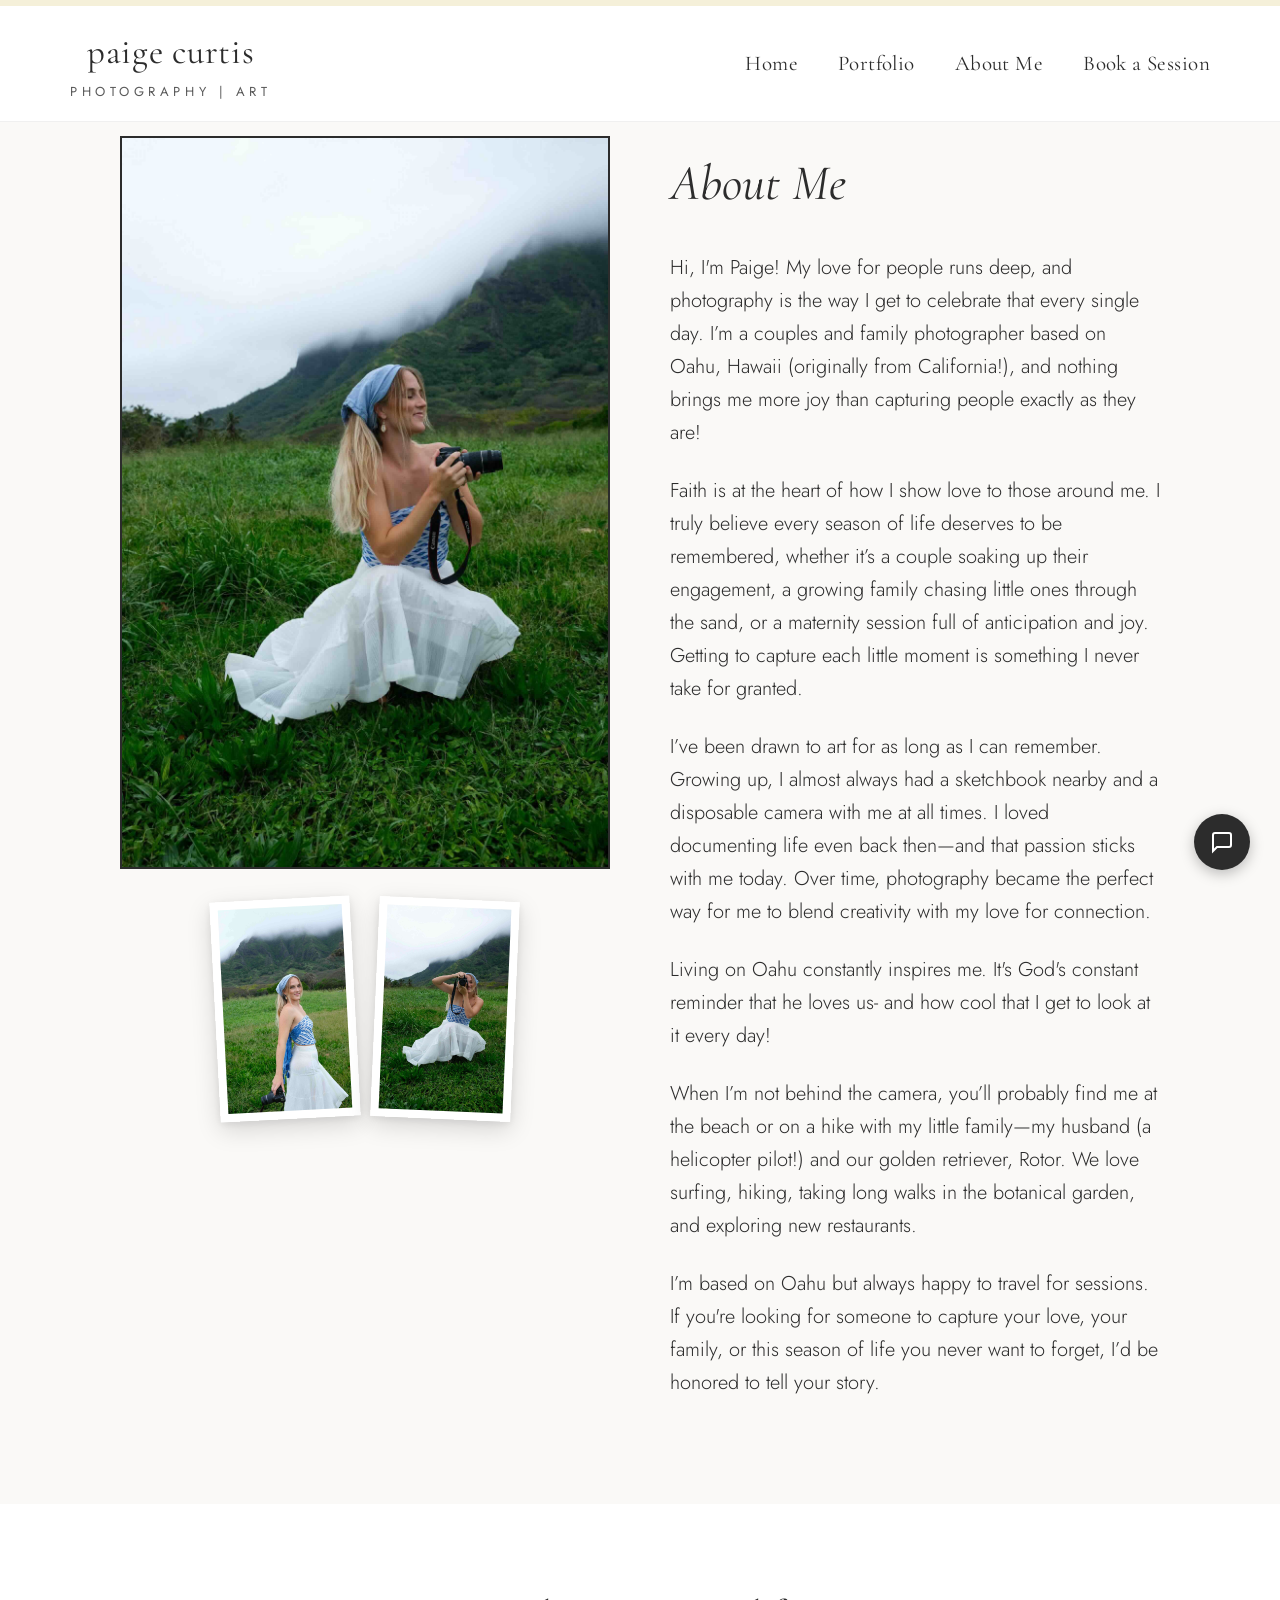
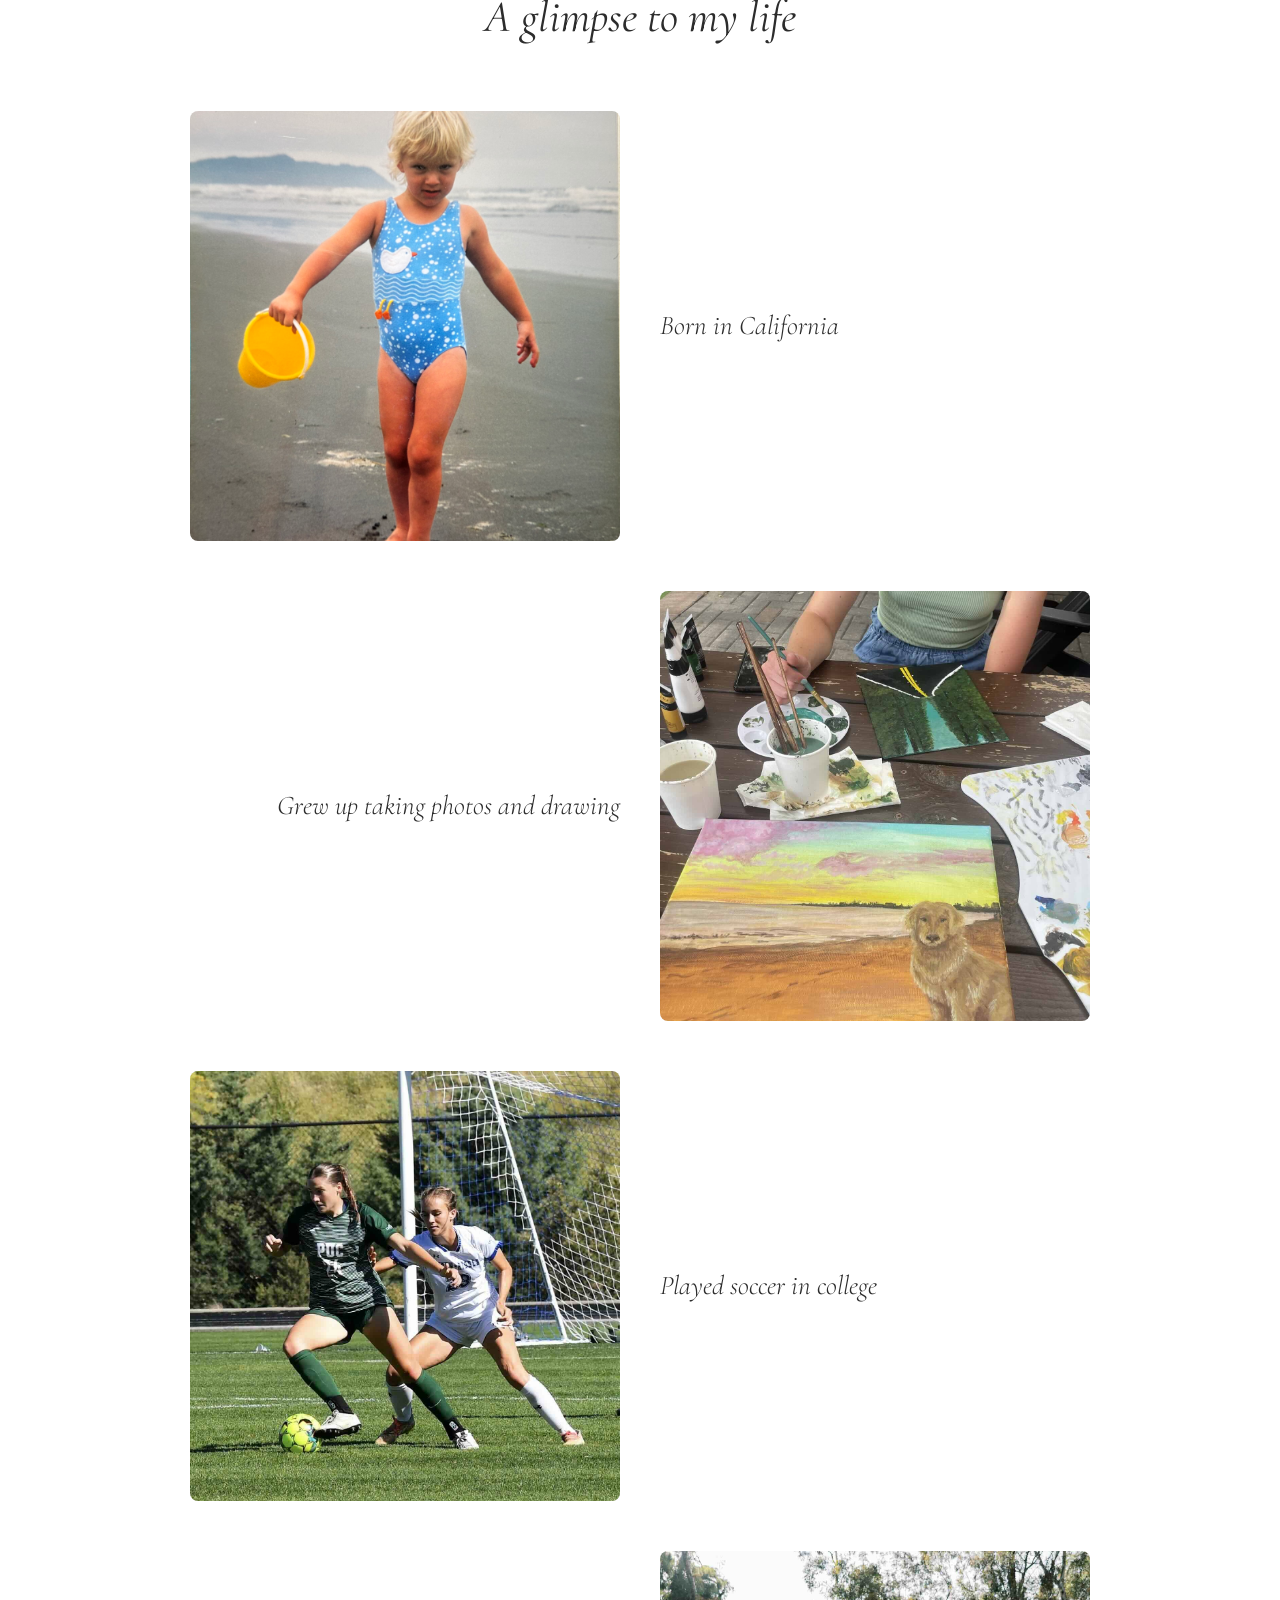
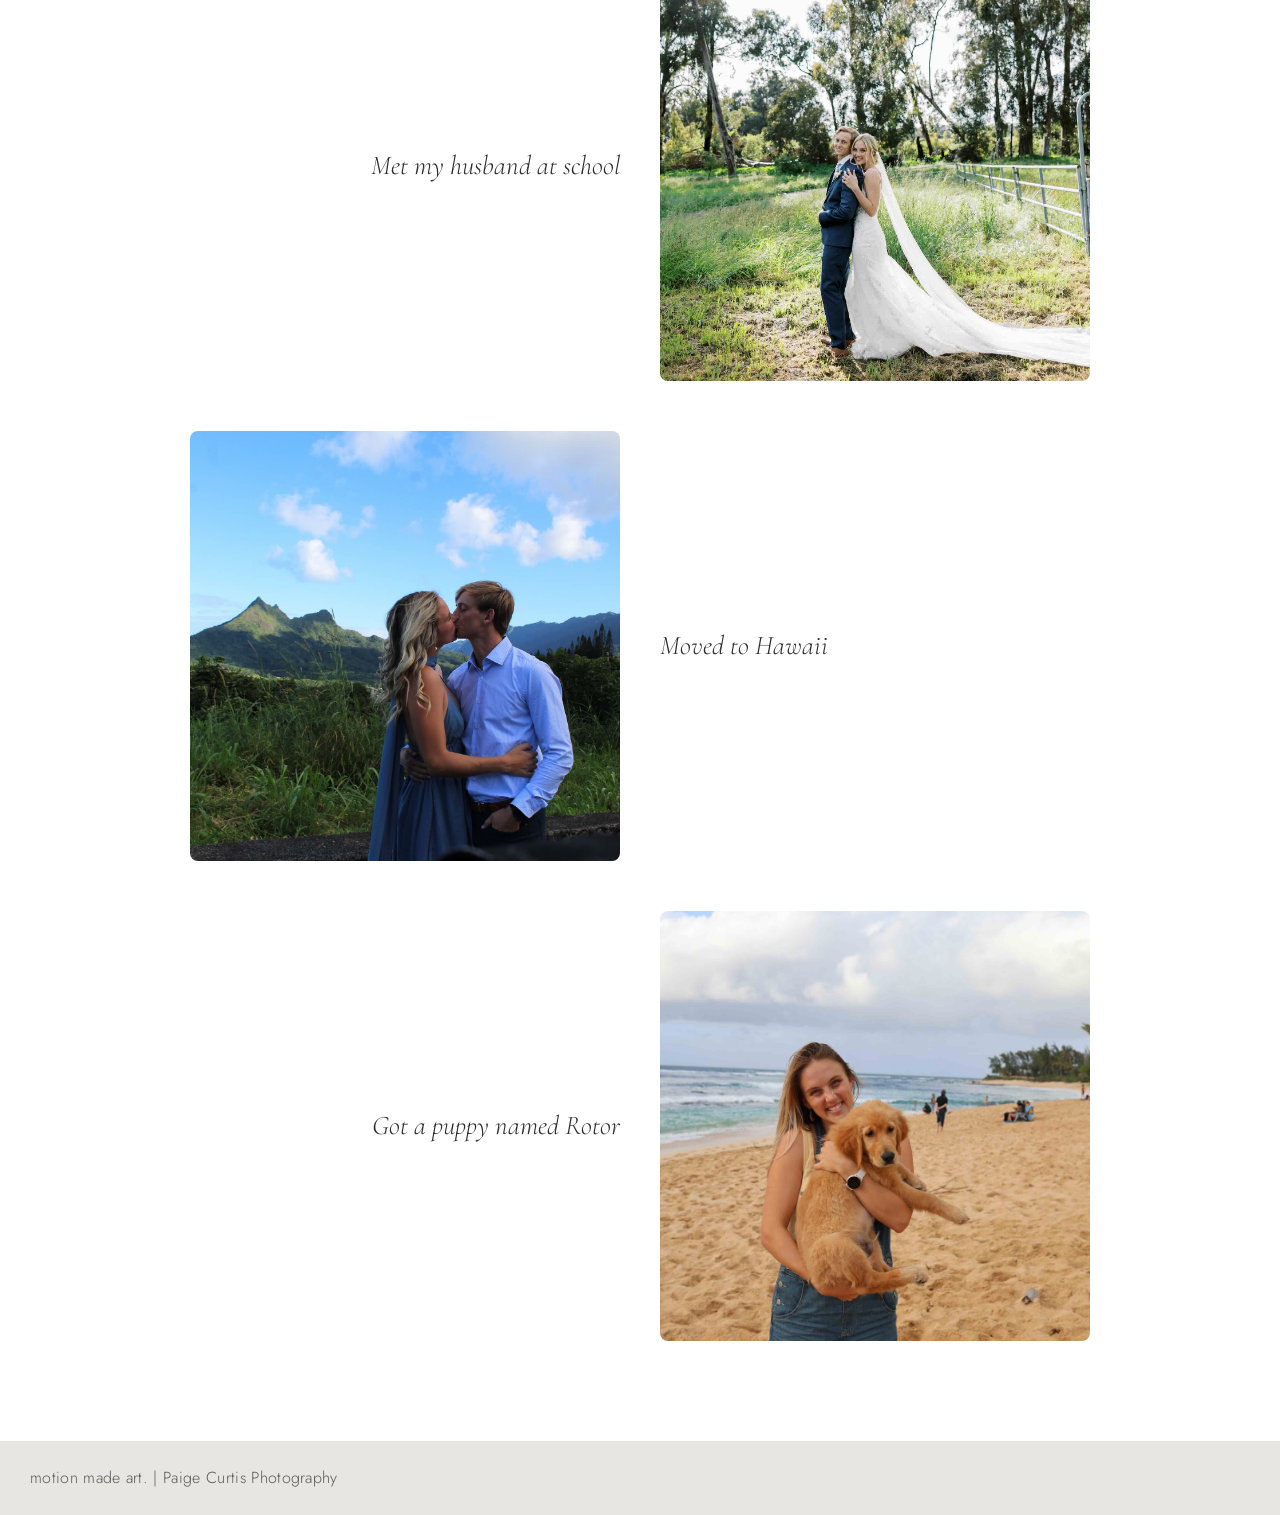
<file: about/index.html>
<!DOCTYPE html>
<html lang="en">
<head>
  <meta charset="UTF-8">
  <meta name="viewport" content="width=device-width, initial-scale=1.0">
  <title>About Paige Curtis | Oahu Hawaii Photographer &amp; Artist</title>
  <meta name="description" content="Meet Paige Curtis—Oahu-based photographer and artist. A people person with a passion for capturing authentic, joyous moments. Faith-inspired; available to travel anywhere.">
  <meta name="keywords" content="about Paige Curtis, Oahu photographer, Hawaii photographer, portrait photographer, faith-based photography">
  <link rel="canonical" href="https://paigecurtisphoto.com/about/">
  <link rel="preconnect" href="https://fonts.googleapis.com">
  <link rel="preconnect" href="https://fonts.gstatic.com" crossorigin>
  <link href="https://fonts.googleapis.com/css2?family=Cormorant+Garamond:ital@0;1&family=Jost:wght@300;400;500&display=swap" rel="stylesheet">
  <link rel="stylesheet" href="../css/style.css">
</head>
<body>
  <div class="accent-bar" aria-hidden="true"></div>
  <header class="site-header">
    <div class="header-inner">
      <a href="../" class="logo">
        <span class="logo-name">paige curtis</span>
        <span class="logo-tag">PHOTOGRAPHY | ART</span>
      </a>
      <button type="button" class="nav-toggle" aria-label="Open menu" aria-expanded="false">
        <span></span><span></span><span></span>
      </button>
      <nav class="main-nav">
        <a href="../">Home</a>
        <a href="../portfolio">Portfolio</a>
        <a href="../about">About Me</a>
        <a href="../book">Book a Session</a>
      </nav>
    </div>
  </header>

  <main class="page-main">
    <section class="about-section">
      <div class="about-photo">
        <img class="about-main-img" src="../images/about-paige.jpg" alt="Paige Curtis on the beach at sunset" decoding="async" fetchpriority="high" onerror="this.onerror=null;this.src='data:image/svg+xml,%3Csvg xmlns=%22http://www.w3.org/2000/svg%22 width=%22400%22 height=%22600%22%3E%3Crect fill=%22%23e8e4df%22 width=%22400%22 height=%22600%22/%3E%3Ctext fill=%22%23999%22 x=%22200%22 y=%22300%22 text-anchor=%22middle%22 dy=%22.3em%22 font-family=%22sans-serif%22 font-size=%2216%22%3EYour photo%3C/text%3E%3C/svg%3E';" />
        <div class="about-extras">
          <img src="../images/about-2.jpeg" alt="Paige Curtis photographer at work in Hawaii" loading="lazy" decoding="async" onerror="this.onerror=null;this.src='data:image/svg+xml,%3Csvg xmlns=%22http://www.w3.org/2000/svg%22 width=%22240%22 height=%22300%22%3E%3Crect fill=%22%23e8e4df%22 width=%22240%22 height=%22300%22/%3E%3Ctext fill=%22%23999%22 x=%22120%22 y=%22150%22 text-anchor=%22middle%22 dy=%22.3em%22 font-size=%2214%22%3EPhoto 2%3C/text%3E%3C/svg%3E';" />
          <img src="../images/about-3.jpg" alt="Paige Curtis portrait and art Oahu" loading="lazy" decoding="async" onerror="this.onerror=null;this.src='data:image/svg+xml,%3Csvg xmlns=%22http://www.w3.org/2000/svg%22 width=%22240%22 height=%22300%22%3E%3Crect fill=%22%23e8e4df%22 width=%22240%22 height=%22300%22/%3E%3Ctext fill=%22%23999%22 x=%22120%22 y=%22150%22 text-anchor=%22middle%22 dy=%22.3em%22 font-size=%2214%22%3EPhoto 3%3C/text%3E%3C/svg%3E';" />
        </div>
      </div>
      <div class="about-content">
        <h1 class="about-title">About Me</h1>
        <p>Hi, I'm Paige! My love for people runs deep, and photography is the way I get to celebrate that every single day. I’m a couples and family photographer based on Oahu, Hawaii (originally from California!), and nothing brings me more joy than capturing people exactly as they are!</p>
        <p>Faith is at the heart of how I show love to those around me. I truly believe every season of life deserves to be remembered, whether it’s a couple soaking up their engagement, a growing family chasing little ones through the sand, or a maternity session full of anticipation and joy. Getting to capture each little moment is something I never take for granted.</p>
        <p>I’ve been drawn to art for as long as I can remember. Growing up, I almost always had a sketchbook nearby and a disposable camera with me at all times. I loved documenting life even back then—and that passion sticks with me today. Over time, photography became the perfect way for me to blend creativity with my love for connection.</p>
	<p>Living on Oahu constantly inspires me. It's God's constant reminder that he loves us- and how cool that I get to look at it every day!</p>
        <p>When I’m not behind the camera, you’ll probably find me at the beach or on a hike with my little family—my husband (a helicopter pilot!) and our golden retriever, Rotor. We love surfing, hiking, taking long walks in the botanical garden, and exploring new restaurants.</p>
	<p>I’m based on Oahu but always happy to travel for sessions. If you're looking for someone to capture your love, your family, or this season of life you never want to forget, I’d be honored to tell your story.</p>
      </div>
    </section>

    <section class="timeline-section" id="glimpse">
      <h2 class="timeline-title">A glimpse to my life</h2>
      <div class="timeline">
        <article class="timeline-item">
          <div class="timeline-image">
            <img src="../images/IMG_7872.jpeg" loading="lazy" decoding="async" alt="Born in California" onerror="this.onerror=null;this.src='data:image/svg+xml,%3Csvg xmlns=%22http://www.w3.org/2000/svg%22 width=%22300%22 height=%22200%22%3E%3Crect fill=%22%23e8e4df%22 width=%22300%22 height=%22200%22/%3E%3Ctext fill=%22%23999%22 x=%22150%22 y=%22100%22 text-anchor=%22middle%22 dy=%22.3em%22 font-size=%2214%22%3EYour photo%3C/text%3E%3C/svg%3E';" />
          </div>
          <div class="timeline-content">
            <p class="timeline-text">Born in California</p>
          </div>
        </article>
        <article class="timeline-item">
          <div class="timeline-image">
            <img src="../images/timeline-photos-drawing.jpeg" loading="lazy" decoding="async" alt="Grew up taking photos and drawing" onerror="this.onerror=null;this.src='data:image/svg+xml,%3Csvg xmlns=%22http://www.w3.org/2000/svg%22 width=%22300%22 height=%22200%22%3E%3Crect fill=%22%23e8e4df%22 width=%22300%22 height=%22200%22/%3E%3Ctext fill=%22%23999%22 x=%22150%22 y=%22100%22 text-anchor=%22middle%22 dy=%22.3em%22 font-size=%2214%22%3EYour photo%3C/text%3E%3C/svg%3E';" />
          </div>
          <div class="timeline-content">
            <p class="timeline-text">Grew up taking photos and drawing</p>
          </div>
        </article>
        <article class="timeline-item">
          <div class="timeline-image">
            <img src="../images/timeline-soccer.jpeg" loading="lazy" decoding="async" alt="Played soccer in college" onerror="this.onerror=null;this.src='data:image/svg+xml,%3Csvg xmlns=%22http://www.w3.org/2000/svg%22 width=%22300%22 height=%22200%22%3E%3Crect fill=%22%23e8e4df%22 width=%22300%22 height=%22200%22/%3E%3Ctext fill=%22%23999%22 x=%22150%22 y=%22100%22 text-anchor=%22middle%22 dy=%22.3em%22 font-size=%2214%22%3EYour photo%3C/text%3E%3C/svg%3E';" />
          </div>
          <div class="timeline-content">
            <p class="timeline-text">Played soccer in college</p>
          </div>
        </article>
        <article class="timeline-item">
          <div class="timeline-image">
            <img src="../images/timeline-husband.jpeg" loading="lazy" decoding="async" alt="Met my husband at school" onerror="this.onerror=null;this.src='data:image/svg+xml,%3Csvg xmlns=%22http://www.w3.org/2000/svg%22 width=%22300%22 height=%22200%22%3E%3Crect fill=%22%23e8e4df%22 width=%22300%22 height=%22200%22/%3E%3Ctext fill=%22%23999%22 x=%22150%22 y=%22100%22 text-anchor=%22middle%22 dy=%22.3em%22 font-size=%2214%22%3EYour photo%3C/text%3E%3C/svg%3E';" />
          </div>
          <div class="timeline-content">
            <p class="timeline-text">Met my husband at school</p>
          </div>
        </article>
        <article class="timeline-item">
          <div class="timeline-image">
            <img src="../images/timeline-hawaii.jpeg" loading="lazy" decoding="async" alt="Moved to Hawaii" onerror="this.onerror=null;this.src='data:image/svg+xml,%3Csvg xmlns=%22http://www.w3.org/2000/svg%22 width=%22300%22 height=%22200%22%3E%3Crect fill=%22%23e8e4df%22 width=%22300%22 height=%22200%22/%3E%3Ctext fill=%22%23999%22 x=%22150%22 y=%22100%22 text-anchor=%22middle%22 dy=%22.3em%22 font-size=%2214%22%3EYour photo%3C/text%3E%3C/svg%3E';" />
          </div>
          <div class="timeline-content">
            <p class="timeline-text">Moved to Hawaii</p>
          </div>
        </article>
        <article class="timeline-item">
          <div class="timeline-image">
            <img src="../images/timeline-rotor.jpeg" loading="lazy" decoding="async" alt="Got a puppy named Rotor" onerror="this.onerror=null;this.src='data:image/svg+xml,%3Csvg xmlns=%22http://www.w3.org/2000/svg%22 width=%22300%22 height=%22200%22%3E%3Crect fill=%22%23e8e4df%22 width=%22300%22 height=%22200%22/%3E%3Ctext fill=%22%23999%22 x=%22150%22 y=%22100%22 text-anchor=%22middle%22 dy=%22.3em%22 font-size=%2214%22%3EYour photo%3C/text%3E%3C/svg%3E';" />
          </div>
          <div class="timeline-content">
            <p class="timeline-text">Got a puppy named Rotor</p>
          </div>
        </article>
      </div>
    </section>
  </main>

  <footer class="site-footer">
    <p>motion made art. | Paige Curtis Photography</p>
  </footer>

  <a href="../inquiry" class="chat-fab" aria-label="Chat or contact">
    <svg width="24" height="24" viewBox="0 0 24 24" fill="none" stroke="currentColor" stroke-width="2" aria-hidden="true"><path d="M21 15a2 2 0 0 1-2 2H7l-4 4V5a2 2 0 0 1 2-2h14a2 2 0 0 1 2 2z"/></svg>
  </a>

  <script src="../js/main.js"></script>
</body>
</html>
</file>
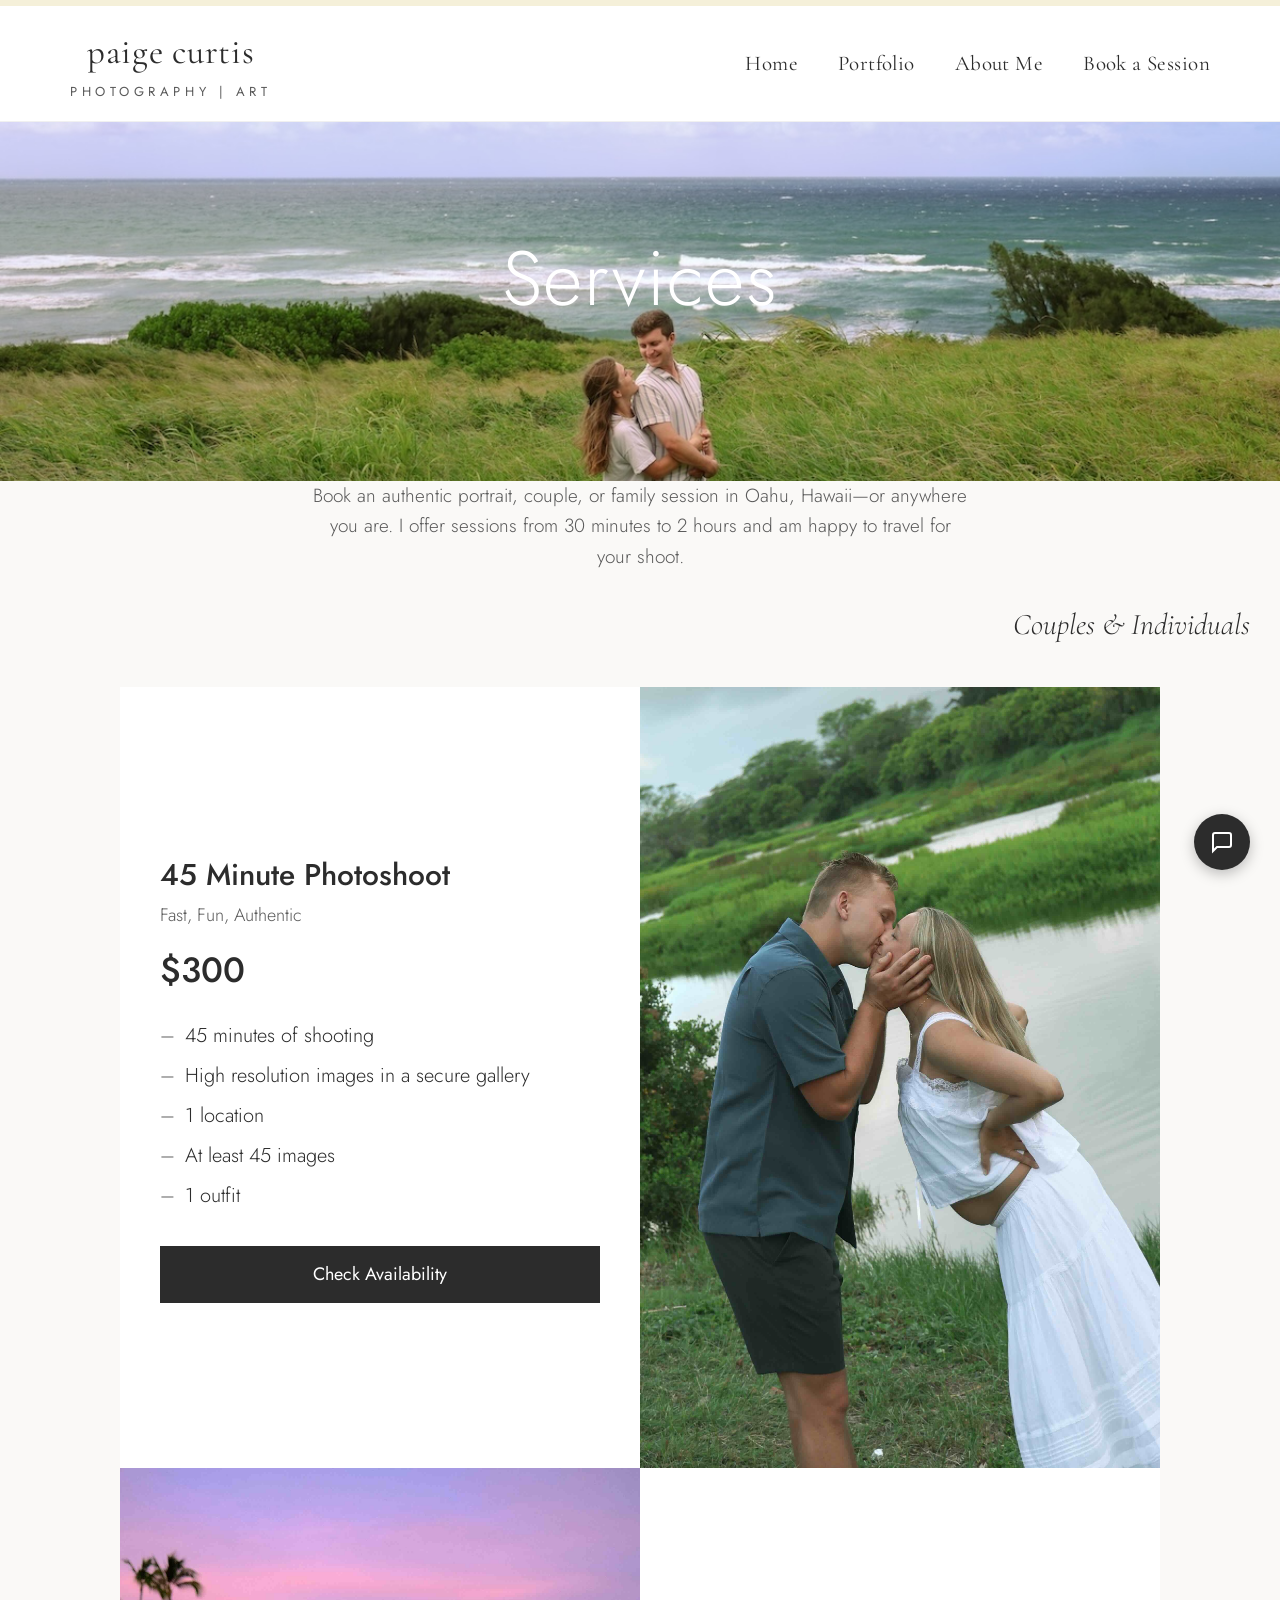
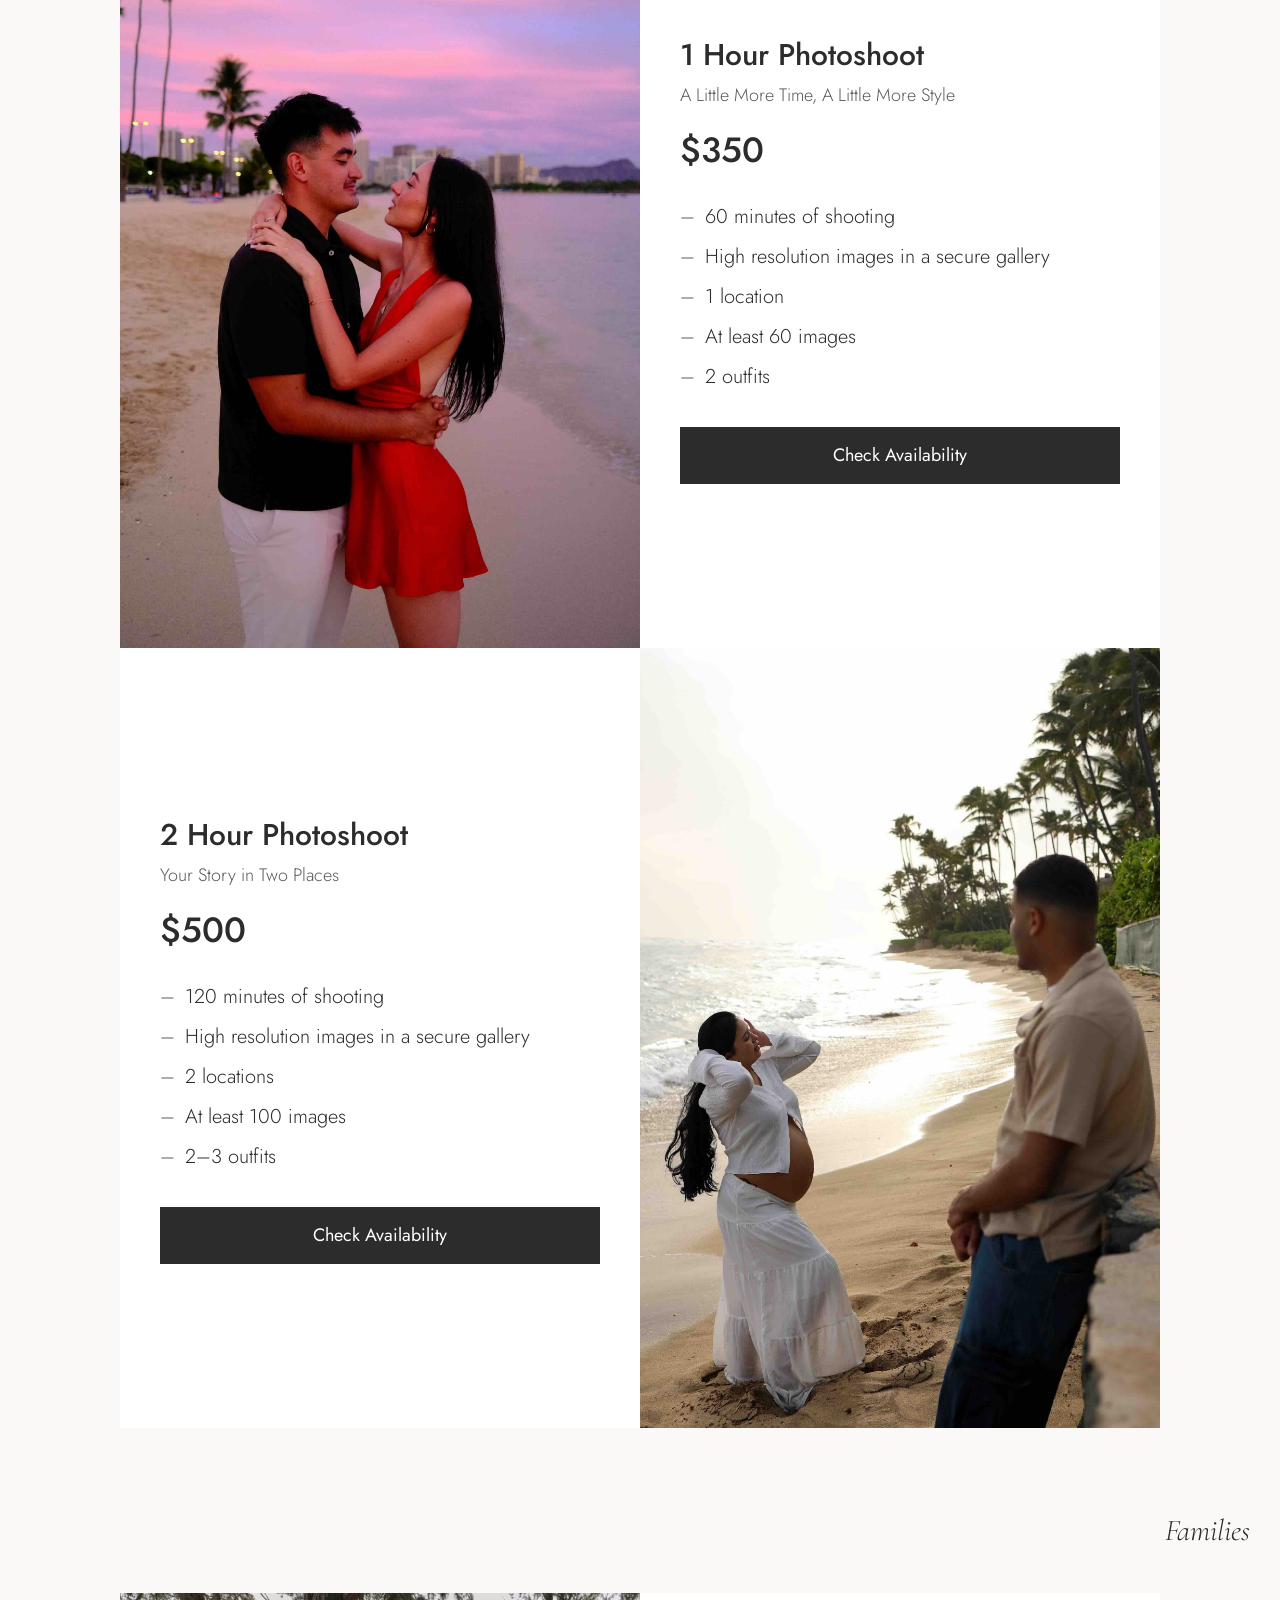
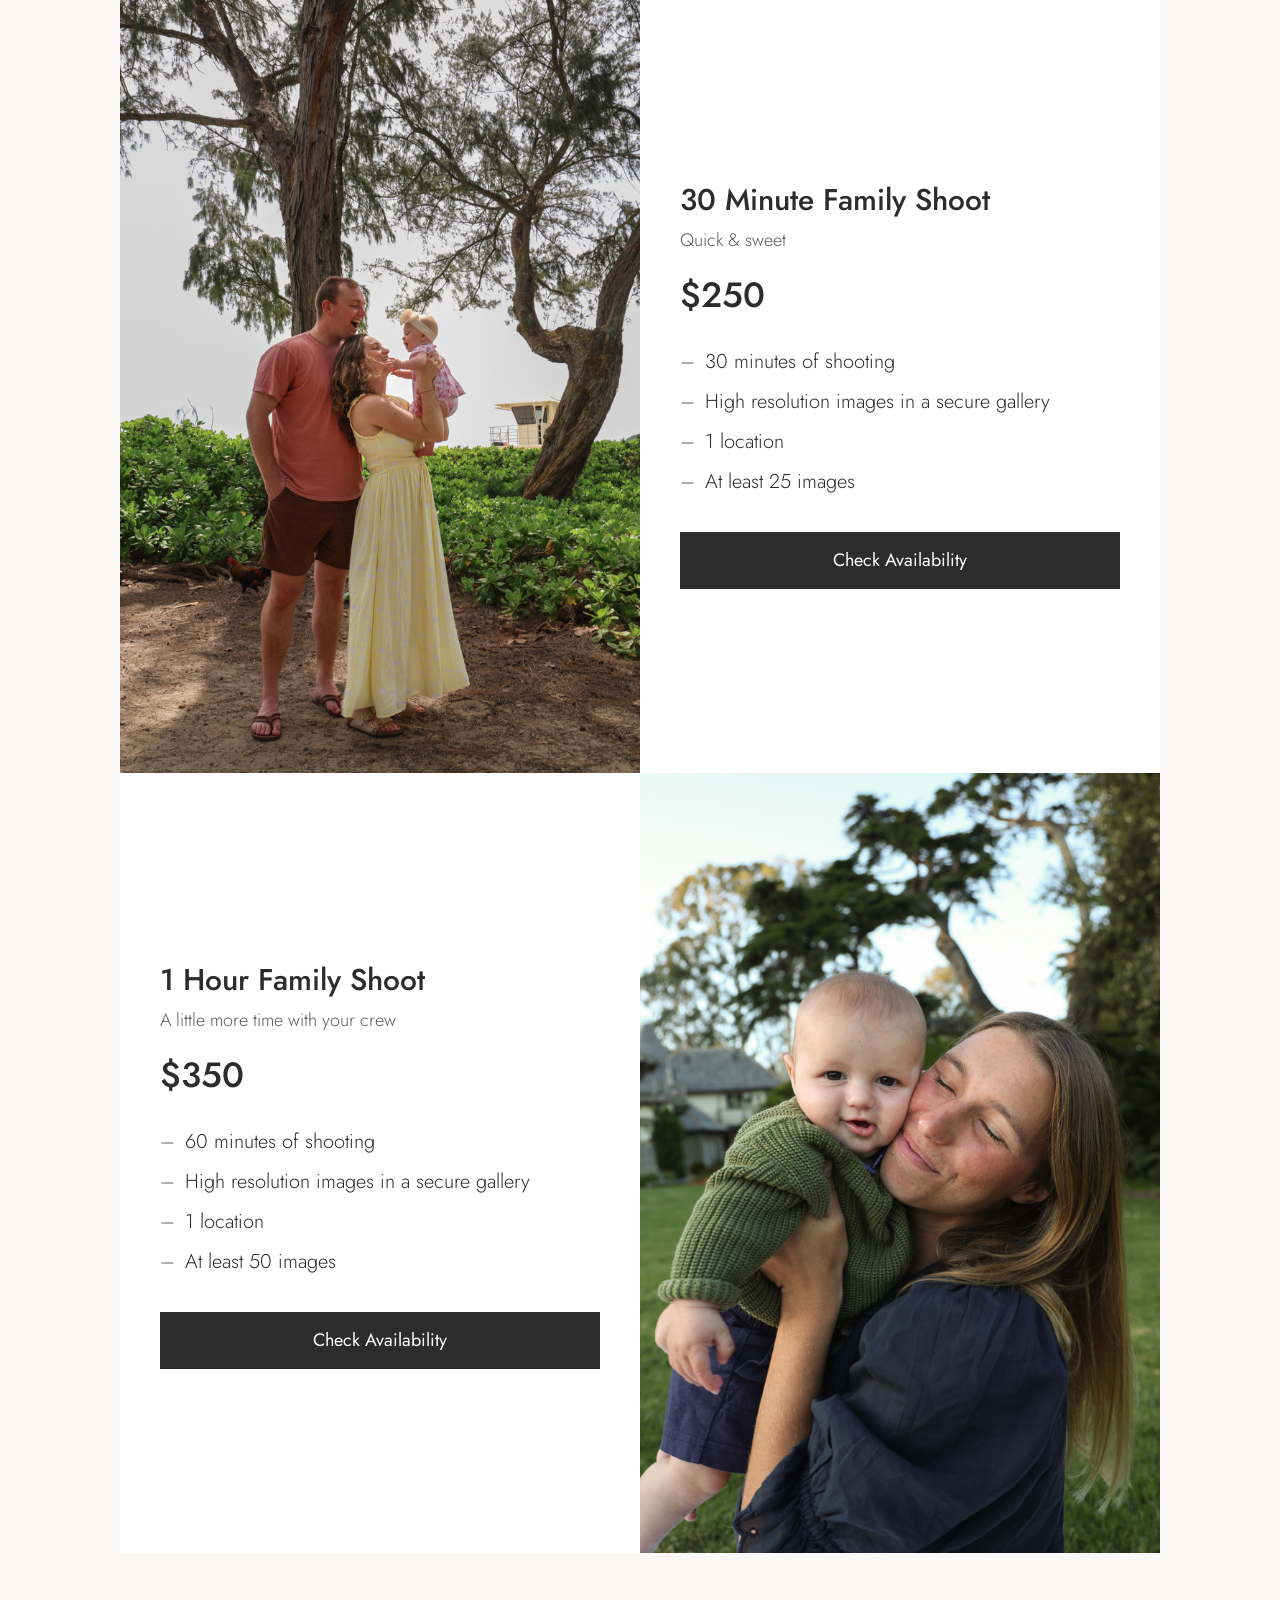
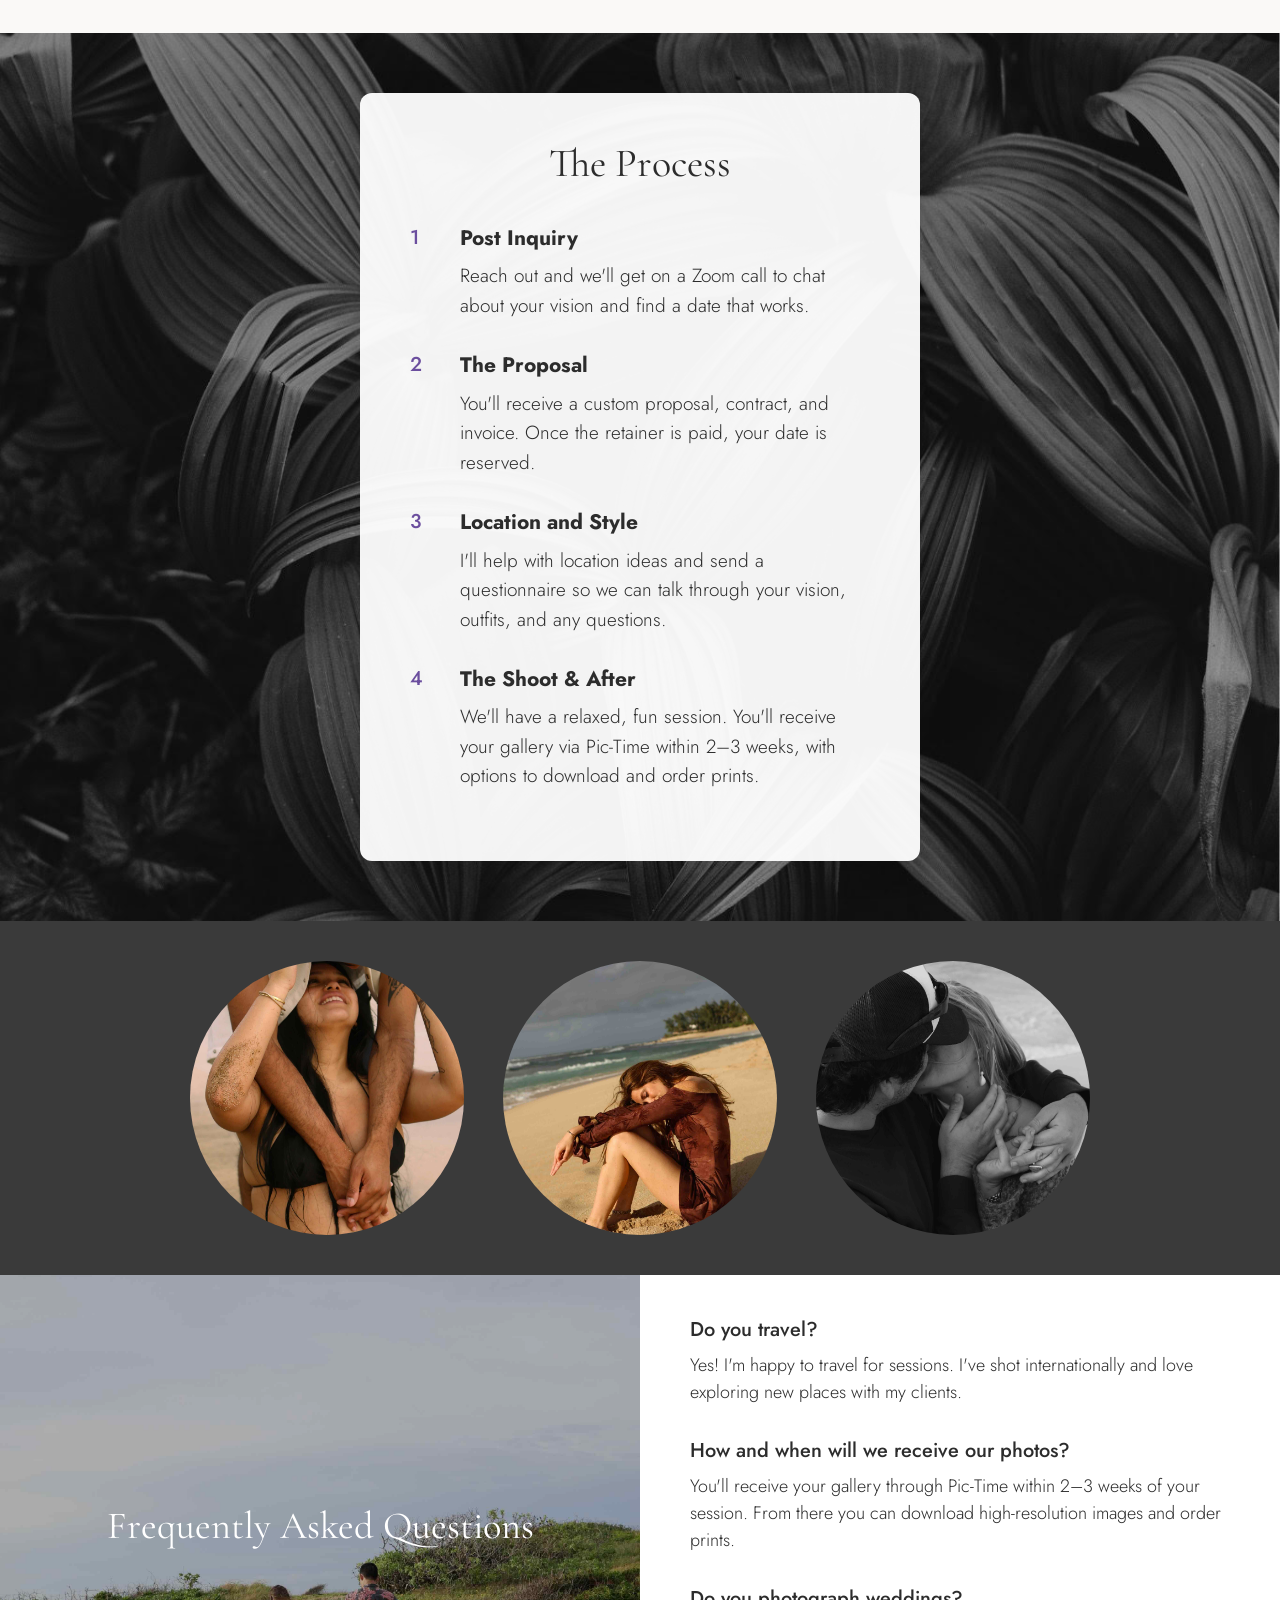
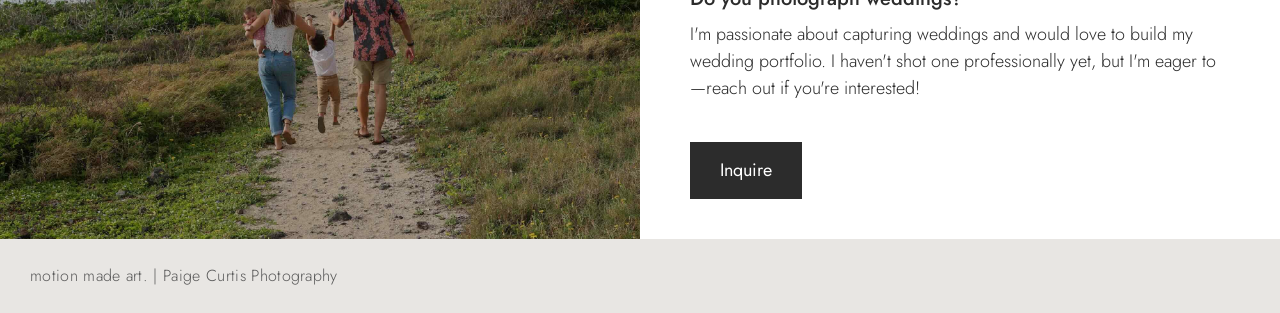
<file: book/index.html>
<!DOCTYPE html>
<html lang="en">
<head>
  <meta charset="UTF-8">
  <meta name="viewport" content="width=device-width, initial-scale=1.0">
  <title>Book a Photo Session | Oahu Hawaii Photographer — Couples, Families &amp; Maternity</title>
  <meta name="description" content="Book a portrait, couple, or family session with Paige Curtis Photography in Oahu, Hawaii. Packages from 30 min to 2 hours. Travel available. Authentic, joyous photography.">
  <meta name="keywords" content="book photographer Oahu, photo session Hawaii, couple photos Oahu, family photos Hawaii, maternity session Oahu, portrait session booking">
  <link rel="canonical" href="https://paigecurtisphoto.com/book/">
  <link rel="preconnect" href="https://fonts.googleapis.com">
  <link rel="preconnect" href="https://fonts.gstatic.com" crossorigin>
  <link href="https://fonts.googleapis.com/css2?family=Cormorant+Garamond:ital@0;1&family=Jost:wght@300;400;500&display=swap" rel="stylesheet">
  <link rel="stylesheet" href="../css/style.css">
</head>
<body>
  <div class="accent-bar" aria-hidden="true"></div>
  <header class="site-header">
    <div class="header-inner">
      <a href="../" class="logo">
        <span class="logo-name">paige curtis</span>
        <span class="logo-tag">PHOTOGRAPHY | ART</span>
      </a>
      <button type="button" class="nav-toggle" aria-label="Open menu" aria-expanded="false">
        <span></span><span></span><span></span>
      </button>
      <nav class="main-nav">
        <a href="../">Home</a>
        <a href="../portfolio">Portfolio</a>
        <a href="../about">About Me</a>
        <a href="../book">Book a Session</a>
      </nav>
    </div>
  </header>

  <main class="page-main">
    <section class="services-hero">
      <div class="services-hero-bg"></div>
      <h1 class="services-hero-title">Services</h1>
    </section>

    <p class="services-seo-intro">Book an authentic portrait, couple, or family session in Oahu, Hawaii—or anywhere you are. I offer sessions from 30 minutes to 2 hours and am happy to travel for your shoot.</p>

    <p class="services-subtitle">Couples &amp; Individuals</p>

    <section class="packages">
      <article class="package">
        <div class="package-content">
          <h2>45 Minute Photoshoot</h2>
          <p class="package-tagline">Fast, Fun, Authentic</p>
          <p class="package-price">$300</p>
          <ul>
            <li>45 minutes of shooting</li>
            <li>High resolution images in a secure gallery</li>
            <li>1 location</li>
            <li>At least 45 images</li>
            <li>1 outfit</li>
          </ul>
          <a href="../inquiry" class="btn btn-dark">Check Availability</a>
        </div>
        <div class="package-image">
          <img src="../images/service-45.jpeg" alt="45 minute couple or portrait session Oahu Hawaii" decoding="async" fetchpriority="high" onerror="this.onerror=null;this.src='data:image/svg+xml,%3Csvg xmlns=%22http://www.w3.org/2000/svg%22 width=%22500%22 height=%22350%22%3E%3Crect fill=%22%23e0ddd9%22 width=%22500%22 height=%22350%22/%3E%3C/svg%3E';" />
        </div>
      </article>
      <article class="package package-reverse">
        <div class="package-content">
          <h2>1 Hour Photoshoot</h2>
          <p class="package-tagline">A Little More Time, A Little More Style</p>
          <p class="package-price">$350</p>
          <ul>
            <li>60 minutes of shooting</li>
            <li>High resolution images in a secure gallery</li>
            <li>1 location</li>
            <li>At least 60 images</li>
            <li>2 outfits</li>
          </ul>
          <a href="../inquiry" class="btn btn-dark">Check Availability</a>
        </div>
        <div class="package-image">
          <img src="../images/service-1hr.jpeg" alt="1 hour couple session at sunset Hawaii" loading="lazy" decoding="async" onerror="this.onerror=null;this.src='data:image/svg+xml,%3Csvg xmlns=%22http://www.w3.org/2000/svg%22 width=%22500%22 height=%22350%22%3E%3Crect fill=%22%23e0ddd9%22 width=%22500%22 height=%22350%22/%3E%3C/svg%3E';" />
        </div>
      </article>
      <article class="package">
        <div class="package-content">
          <h2>2 Hour Photoshoot</h2>
          <p class="package-tagline">Your Story in Two Places</p>
          <p class="package-price">$500</p>
          <ul>
            <li>120 minutes of shooting</li>
            <li>High resolution images in a secure gallery</li>
            <li>2 locations</li>
            <li>At least 100 images</li>
            <li>2–3 outfits</li>
          </ul>
          <a href="../inquiry" class="btn btn-dark">Check Availability</a>
        </div>
        <div class="package-image">
          <img src="../images/service-2hr.jpeg" alt="2 hour maternity or couple session on beach Oahu" loading="lazy" decoding="async" onerror="this.onerror=null;this.src='data:image/svg+xml,%3Csvg xmlns=%22http://www.w3.org/2000/svg%22 width=%22500%22 height=%22350%22%3E%3Crect fill=%22%23e0ddd9%22 width=%22500%22 height=%22350%22/%3E%3C/svg%3E';" />
        </div>
      </article>
    </section>

    <p class="services-subtitle">Families</p>

    <section class="packages">
      <article class="package package-reverse">
        <div class="package-content">
          <h2>30 Minute Family Shoot</h2>
          <p class="package-tagline">Quick &amp; sweet</p>
          <p class="package-price">$250</p>
          <ul>
            <li>30 minutes of shooting</li>
            <li>High resolution images in a secure gallery</li>
            <li>1 location</li>
            <li>At least 25 images</li>
          </ul>
          <a href="../inquiry" class="btn btn-dark">Check Availability</a>
        </div>
        <div class="package-image">
          <img src="../images/family-30min.jpeg" alt="30 minute family photo session Hawaii" loading="lazy" decoding="async" onerror="this.onerror=null;this.src='data:image/svg+xml,%3Csvg xmlns=%22http://www.w3.org/2000/svg%22 width=%22500%22 height=%22350%22%3E%3Crect fill=%22%23e0ddd9%22 width=%22500%22 height=%22350%22/%3E%3C/svg%3E';" />
        </div>
      </article>
      <article class="package">
        <div class="package-content">
          <h2>1 Hour Family Shoot</h2>
          <p class="package-tagline">A little more time with your crew</p>
          <p class="package-price">$350</p>
          <ul>
            <li>60 minutes of shooting</li>
            <li>High resolution images in a secure gallery</li>
            <li>1 location</li>
            <li>At least 50 images</li>
          </ul>
          <a href="../inquiry" class="btn btn-dark">Check Availability</a>
        </div>
        <div class="package-image">
          <img src="../images/family-1hr.jpeg" alt="1 hour family photography session Oahu" loading="lazy" decoding="async" onerror="this.onerror=null;this.src='data:image/svg+xml,%3Csvg xmlns=%22http://www.w3.org/2000/svg%22 width=%22500%22 height=%22350%22%3E%3Crect fill=%22%23e0ddd9%22 width=%22500%22 height=%22350%22/%3E%3C/svg%3E';" />
        </div>
      </article>
    </section>

    <section class="process-section">
      <div class="process-bg"></div>
      <div class="process-card">
        <h1 class="process-title">The Process</h1>
        <ol class="process-steps">
          <li>
            <strong>Post Inquiry</strong>
            <p>Reach out and we'll get on a Zoom call to chat about your vision and find a date that works.</p>
          </li>
          <li>
            <strong>The Proposal</strong>
            <p>You'll receive a custom proposal, contract, and invoice. Once the retainer is paid, your date is reserved.</p>
          </li>
          <li>
            <strong>Location and Style</strong>
            <p>I'll help with location ideas and send a questionnaire so we can talk through your vision, outfits, and any questions.</p>
          </li>
          <li>
            <strong>The Shoot &amp; After</strong>
            <p>We'll have a relaxed, fun session. You'll receive your gallery via Pic-Time within 2–3 weeks, with options to download and order prints.</p>
          </li>
        </ol>
      </div>
    </section>

    <section class="process-three-images">
      <div class="process-three-images-inner">
        <div class="process-circle"><img src="../images/process-1.jpeg" alt="Paige Curtis photography process — consultation and shoot" loading="lazy" decoding="async" /></div>
        <div class="process-circle"><img src="../images/process-2.jpeg" alt="Photo session with Paige Curtis Oahu" loading="lazy" decoding="async" /></div>
        <div class="process-circle"><img src="../images/process-3.jpeg" alt="Gallery delivery and prints Paige Curtis Photography" loading="lazy" decoding="async" /></div>
      </div>
    </section>

    <section class="faq-section">
      <div class="faq-image-col">
        <div class="faq-bg"></div>
        <h2 class="faq-title">Frequently Asked Questions</h2>
      </div>
      <div class="faq-content-col">
        <div class="faq-list">
          <div class="faq-item">
            <h3>Do you travel?</h3>
            <p>Yes! I'm happy to travel for sessions. I've shot internationally and love exploring new places with my clients.</p>
          </div>
          <div class="faq-item">
            <h3>How and when will we receive our photos?</h3>
            <p>You'll receive your gallery through Pic-Time within 2–3 weeks of your session. From there you can download high-resolution images and order prints.</p>
          </div>
          <div class="faq-item">
            <h3>Do you photograph weddings?</h3>
            <p>I'm passionate about capturing weddings and would love to build my wedding portfolio. I haven't shot one professionally yet, but I'm eager to—reach out if you're interested!</p>
          </div>
        </div>
        <a href="../inquiry" class="btn btn-dark">Inquire</a>
      </div>
    </section>
  </main>

  <footer class="site-footer">
    <p>motion made art. | Paige Curtis Photography</p>
  </footer>

  <a href="../inquiry" class="chat-fab" aria-label="Chat or contact">
    <svg width="24" height="24" viewBox="0 0 24 24" fill="none" stroke="currentColor" stroke-width="2" aria-hidden="true"><path d="M21 15a2 2 0 0 1-2 2H7l-4 4V5a2 2 0 0 1 2-2h14a2 2 0 0 1 2 2z"/></svg>
  </a>

  <script src="../js/main.js"></script>
</body>
</html>
</file>
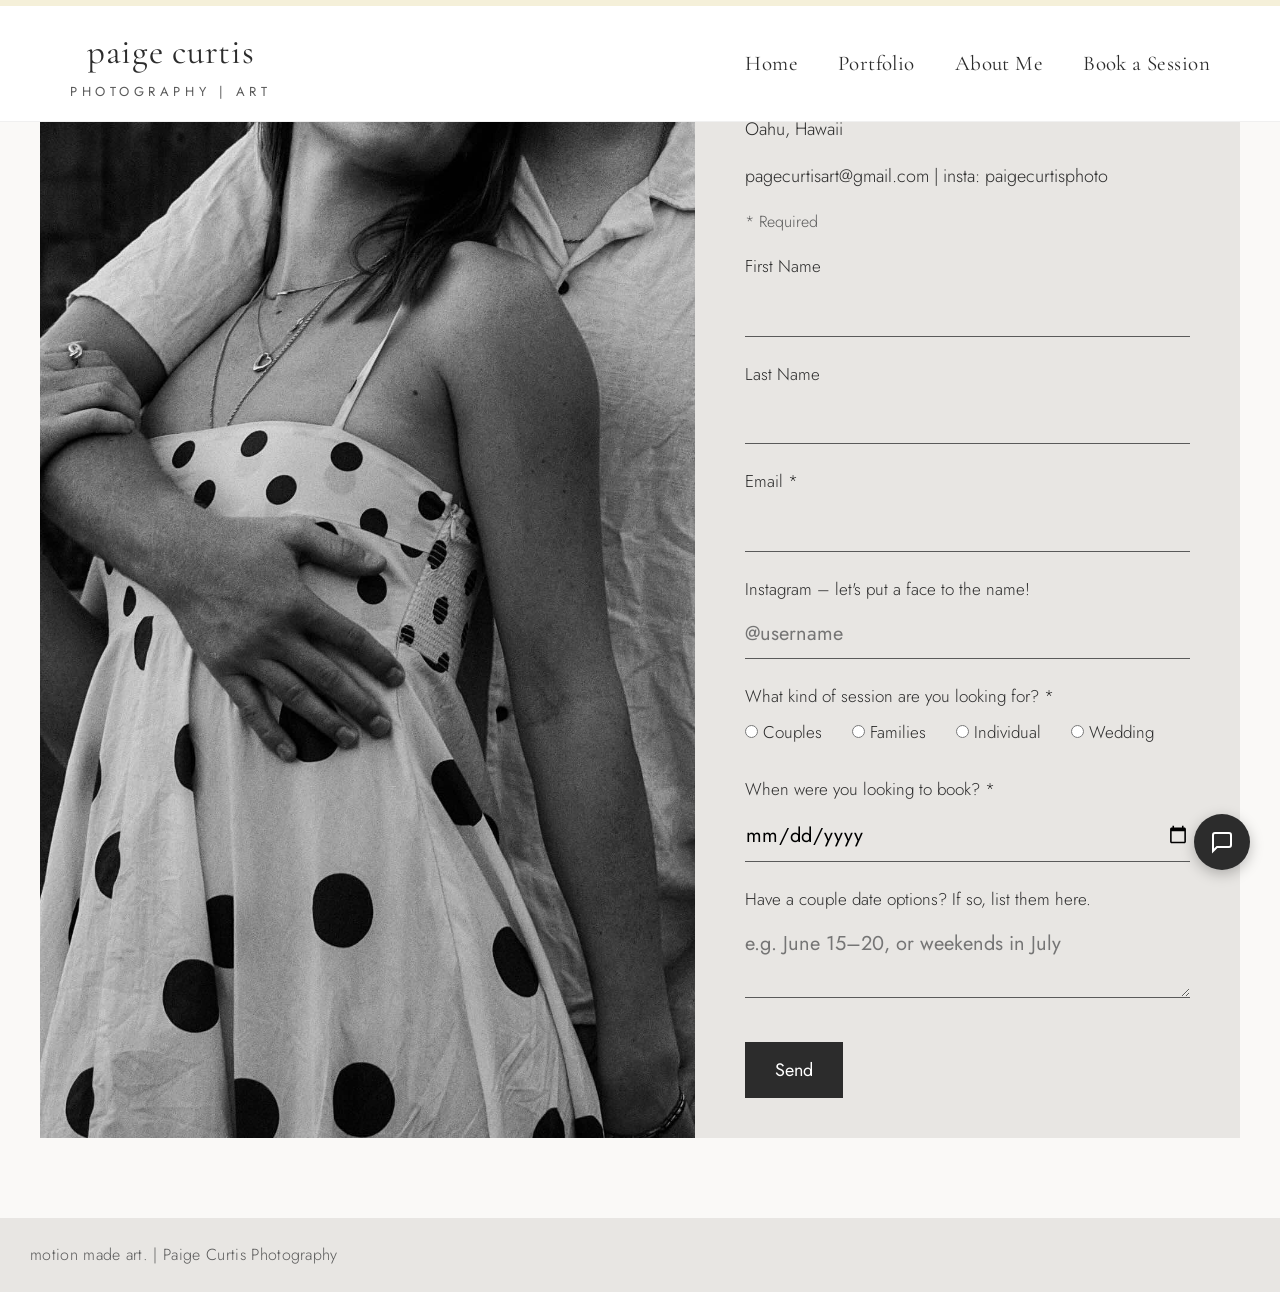
<file: inquiry/index.html>
<!DOCTYPE html>
<html lang="en">
<head>
  <meta charset="UTF-8">
  <meta name="viewport" content="width=device-width, initial-scale=1.0">
  <title>Inquire &amp; Book a Session | Paige Curtis Photography Oahu Hawaii</title>
  <meta name="description" content="Inquire or book a photo session with Paige Curtis Photography. Portrait, couple, family and maternity sessions in Oahu, Hawaii. Travel available.">
  <meta name="keywords" content="book Paige Curtis, photo session inquiry Oahu, Hawaii photographer booking">
  <link rel="canonical" href="https://paigecurtisphoto.com/inquiry/">
  <link rel="preconnect" href="https://fonts.googleapis.com">
  <link rel="preconnect" href="https://fonts.gstatic.com" crossorigin>
  <link href="https://fonts.googleapis.com/css2?family=Cormorant+Garamond:ital@0;1&family=Jost:wght@300;400;500&display=swap" rel="stylesheet">
  <link rel="stylesheet" href="../css/style.css">
</head>
<body>
  <div class="accent-bar" aria-hidden="true"></div>
  <header class="site-header">
    <div class="header-inner">
      <a href="../" class="logo">
        <span class="logo-name">paige curtis</span>
        <span class="logo-tag">PHOTOGRAPHY | ART</span>
      </a>
      <button type="button" class="nav-toggle" aria-label="Open menu" aria-expanded="false">
        <span></span><span></span><span></span>
      </button>
      <nav class="main-nav">
        <a href="../">Home</a>
        <a href="../portfolio">Portfolio</a>
        <a href="../about">About Me</a>
        <a href="../book">Book a Session</a>
      </nav>
    </div>
  </header>

  <main class="page-main inquiry-page">
    <section class="inquiry-layout">
      <div class="inquiry-image-col">
        <img src="../images/inquiry-hero.jpeg" alt="Inquire or book a session with Paige Curtis Photography Oahu Hawaii" class="inquiry-hero-img" decoding="async" fetchpriority="high" onerror="this.style.background='linear-gradient(135deg,#2a2a2a,#1a1a1a)';this.minHeight='400px'" />
      </div>
      <div class="inquiry-form-col">
        <p class="inquiry-details">Oahu, Hawaii</p>
        <p class="inquiry-details">pagecurtisart@gmail.com | insta: paigecurtisphoto</p>
        <p class="inquiry-required-note"><span class="required">*</span> Required</p>
        <!-- Formspree: 1) Sign up at formspree.io 2) Create a form 3) Replace FORM_ID below with your form ID (e.g. xyzabc12 from https://formspree.io/f/xyzabc12) -->
        <form class="inquiry-form" action="https://formspree.io/f/xlgpprya" method="post">
          <input type="hidden" name="_subject" value="New inquiry from Paige Curtis Photography" />
          <input type="hidden" name="_next" value="https://paigecurtisphoto.com/thank-you/" />
          <div class="form-row">
            <label for="inquiry-first">First Name</label>
            <input type="text" id="inquiry-first" name="first" />
          </div>
          <div class="form-row">
            <label for="inquiry-last">Last Name</label>
            <input type="text" id="inquiry-last" name="last" />
          </div>
          <div class="form-row">
            <label for="inquiry-email">Email <span class="required">*</span></label>
            <input type="email" id="inquiry-email" name="email" required />
          </div>
          <div class="form-row">
            <label for="inquiry-instagram">Instagram – let's put a face to the name!</label>
            <input type="text" id="inquiry-instagram" name="instagram" placeholder="@username" />
          </div>
          <div class="form-row">
            <span class="form-label">What kind of session are you looking for? <span class="required">*</span></span>
            <div class="form-radios">
              <label class="radio-label"><input type="radio" name="session_type" value="couples" required /> Couples</label>
              <label class="radio-label"><input type="radio" name="session_type" value="families" /> Families</label>
              <label class="radio-label"><input type="radio" name="session_type" value="individual" /> Individual</label>
              <label class="radio-label"><input type="radio" name="session_type" value="wedding" /> Wedding</label>
            </div>
          </div>
          <div class="form-row">
            <label for="inquiry-date">When were you looking to book? <span class="required">*</span></label>
            <input type="date" id="inquiry-date" name="booking_date" required />
          </div>
          <div class="form-row">
            <label for="inquiry-date-options">Have a couple date options? If so, list them here.</label>
            <textarea id="inquiry-date-options" name="date_options" rows="2" placeholder="e.g. June 15–20, or weekends in July"></textarea>
          </div>
          <button type="submit" class="btn btn-dark btn-send">Send</button>
        </form>
      </div>
    </section>
  </main>

  <footer class="site-footer">
    <p>motion made art. | Paige Curtis Photography</p>
  </footer>

  <a href="../inquiry" class="chat-fab" aria-label="Inquiry or contact">
    <svg width="24" height="24" viewBox="0 0 24 24" fill="none" stroke="currentColor" stroke-width="2" aria-hidden="true"><path d="M21 15a2 2 0 0 1-2 2H7l-4 4V5a2 2 0 0 1 2-2h14a2 2 0 0 1 2 2z"/></svg>
  </a>

  <script src="../js/main.js"></script>
</body>
</html>
</file>
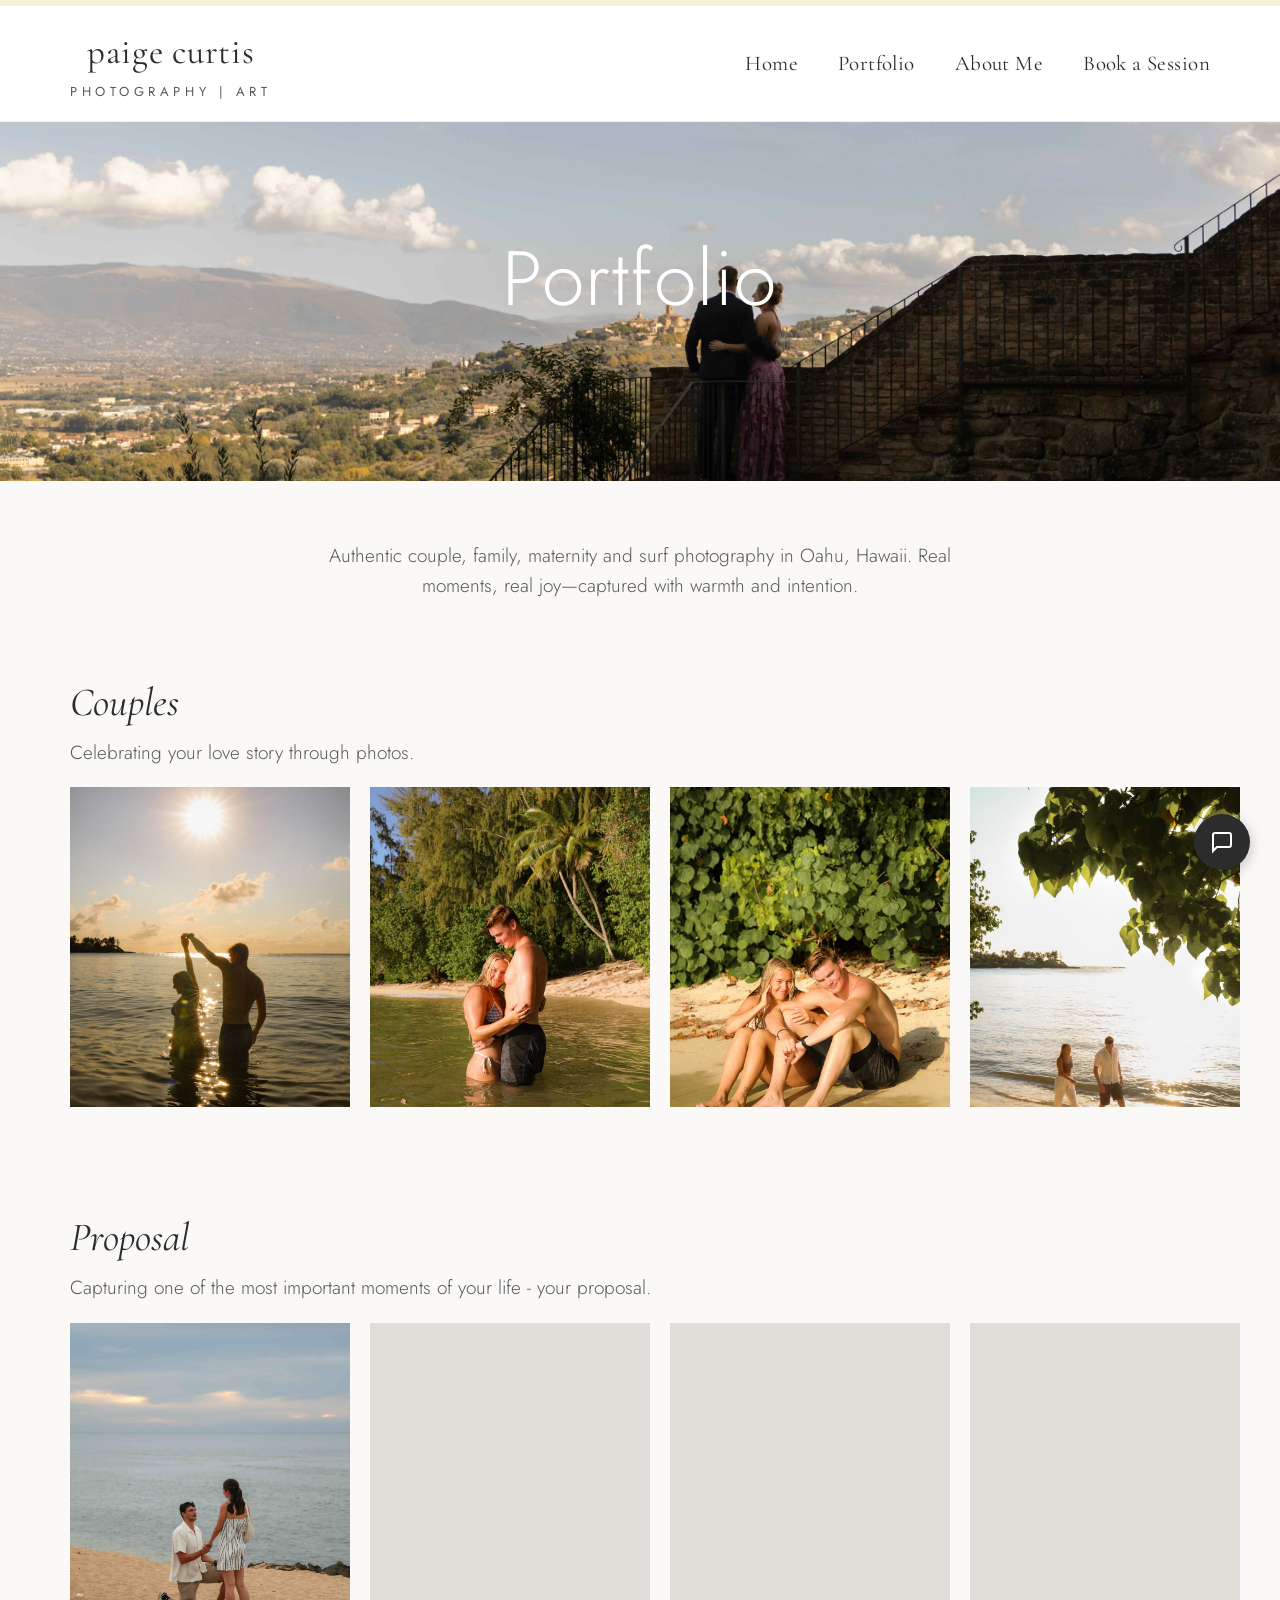
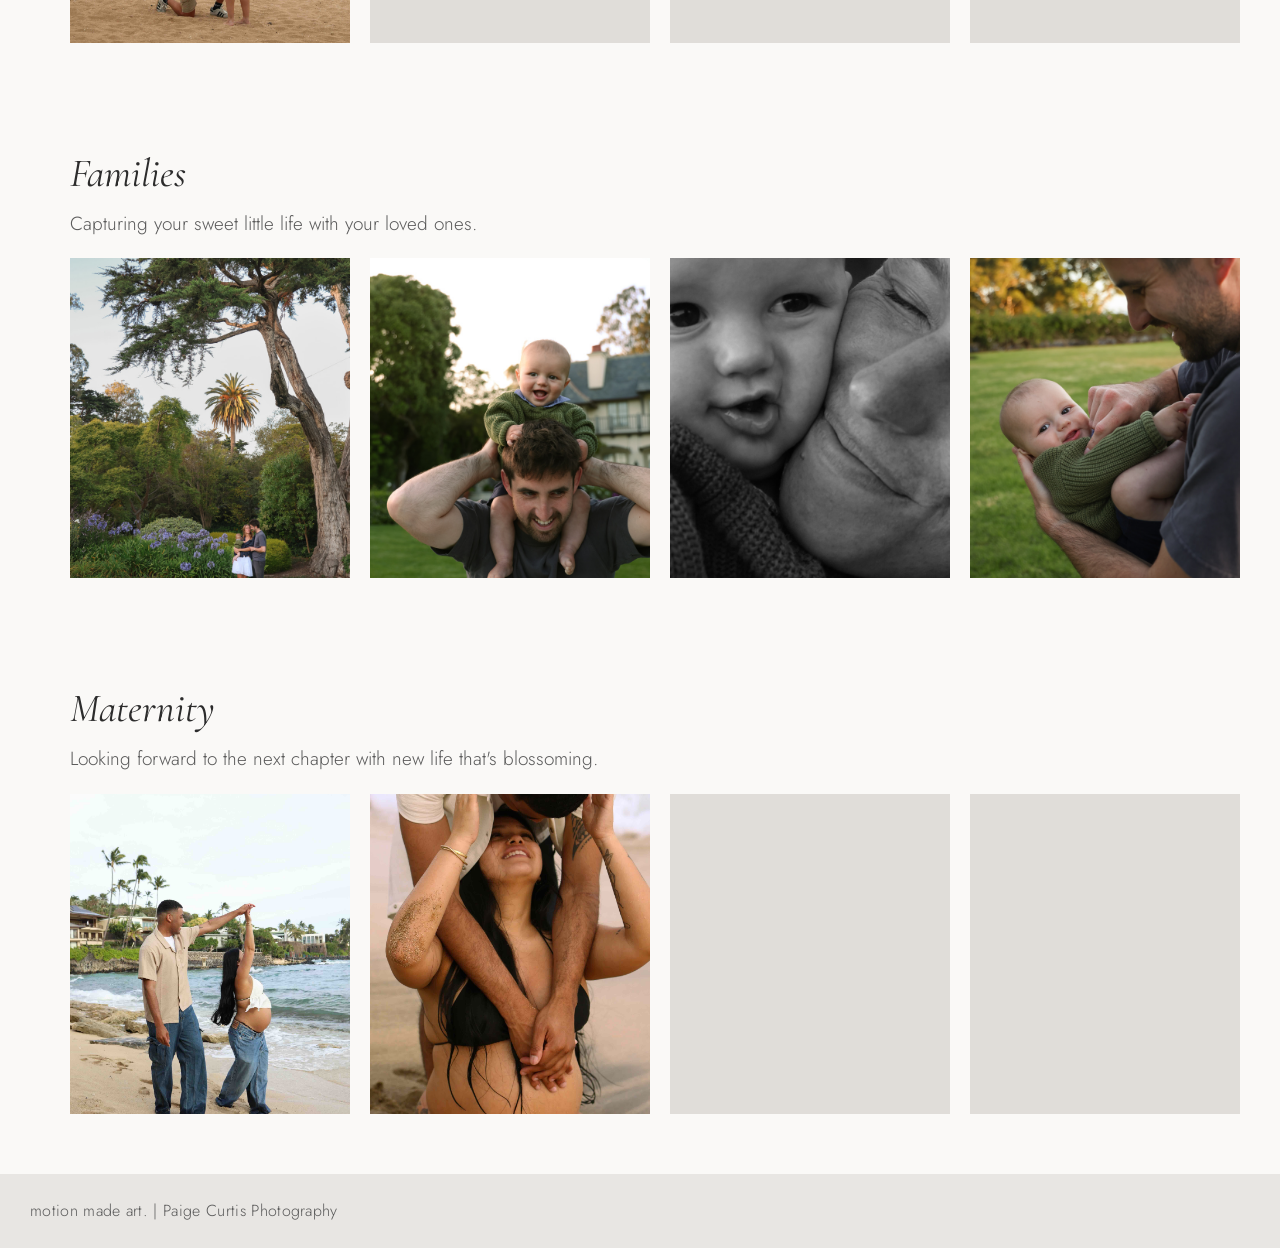
<file: portfolio/index.html>
<!DOCTYPE html>
<html lang="en">
<head>
  <meta charset="UTF-8">
  <meta name="viewport" content="width=device-width, initial-scale=1.0">
  <title>Portfolio | Couples, Families, Maternity &amp; Surf — Paige Curtis Photography Oahu</title>
  <meta name="description" content="View Paige Curtis Photography portfolio: couple, family, maternity and surf sessions in Oahu, Hawaii. Authentic, joyous, cinematic imagery.">
  <meta name="keywords" content="Oahu photographer portfolio, Hawaii couple photos, family photography Hawaii, maternity photos Oahu, surf photography">
  <link rel="canonical" href="https://paigecurtisphoto.com/portfolio/">
  <link rel="preconnect" href="https://fonts.googleapis.com">
  <link rel="preconnect" href="https://fonts.gstatic.com" crossorigin>
  <link href="https://fonts.googleapis.com/css2?family=Cormorant+Garamond:ital@0;1&family=Jost:wght@300;400;500&display=swap" rel="stylesheet">
  <link rel="stylesheet" href="../css/style.css">
</head>
<body>
  <div class="accent-bar" aria-hidden="true"></div>
  <header class="site-header">
    <div class="header-inner">
      <a href="../" class="logo">
        <span class="logo-name">paige curtis</span>
        <span class="logo-tag">PHOTOGRAPHY | ART</span>
      </a>
      <button type="button" class="nav-toggle" aria-label="Open menu" aria-expanded="false">
        <span></span><span></span><span></span>
      </button>
      <nav class="main-nav">
        <a href="../">Home</a>
        <a href="../portfolio">Portfolio</a>
        <a href="../about">About Me</a>
        <a href="../book">Book a Session</a>
      </nav>
    </div>
  </header>

  <main class="page-main">
    <section class="portfolio-hero">
      <div class="portfolio-hero-bg"></div>
      <h1 class="portfolio-hero-title">Portfolio</h1>
    </section>

    <section class="portfolio-intro">
      <h1 class="visually-hidden">Portfolio — Paige Curtis Photography Oahu Hawaii</h1>
      <p class="portfolio-intro-text">Authentic couple, family, maternity and surf photography in Oahu, Hawaii. Real moments, real joy—captured with warmth and intention.</p>
    </section>
    <section class="portfolio-category">
      <h2 class="portfolio-category-title">Couples</h2>
      <p class="portfolio-category-desc">Celebrating your love story through photos.</p>
      <div class="portfolio-scroll">
        <div class="portfolio-scroll-inner" data-prefix="port-couples" data-alt="Couples photo" data-base="../">
          <img src="../images/port-couples-01.jpeg" alt="Couple portrait session Oahu Hawaii by Paige Curtis" decoding="async" fetchpriority="high" />
          <img src="../images/port-couples-02.jpeg" alt="Couple portrait session Oahu Hawaii by Paige Curtis" decoding="async" fetchpriority="high" />
          <img src="../images/port-couples-03.jpeg" alt="Couple portrait session Oahu Hawaii by Paige Curtis" decoding="async" fetchpriority="high" />
          <img src="../images/port-couples-04.jpeg" alt="Couple portrait session Oahu Hawaii by Paige Curtis" decoding="async" fetchpriority="high" />
          <img src="../images/port-couples-05.jpeg" alt="Couple portrait session Oahu Hawaii by Paige Curtis" decoding="async" fetchpriority="high" />
		  <img src="../images/dip-kiss-ml.jpeg" alt="Couple portrait session Oahu Hawaii by Paige Curtis" decoding="async" fetchpriority="high" />
          <img src="../images/gk-log.jpg" alt="Couple portrait session Oahu Hawaii by Paige Curtis" decoding="async" fetchpriority="high" />
          <img src="../images/hold-hands-back-ml.jpeg" alt="Couple portrait session Oahu Hawaii by Paige Curtis" decoding="async" fetchpriority="high" />
          <img src="../images/hold-hug-gk.jpg" alt="Couple portrait session Oahu Hawaii by Paige Curtis" decoding="async" fetchpriority="high" />
          <img src="../images/lift-ml.jpeg" alt="Couple portrait session Oahu Hawaii by Paige Curtis" decoding="async" fetchpriority="high" />
		  <img src="../images/mad-log-sitting.jpeg" alt="Couple portrait session Oahu Hawaii by Paige Curtis" decoding="async" fetchpriority="high" />
          <img src="../images/sailboat-2-ml.jpeg" alt="Couple portrait session Oahu Hawaii by Paige Curtis" decoding="async" fetchpriority="high" />
          <img src="../images/sailboat-ml.jpeg" alt="Couple portrait session Oahu Hawaii by Paige Curtis" decoding="async" fetchpriority="high" />
          <img src="../images/smile-ml.jpeg" alt="Couple portrait session Oahu Hawaii by Paige Curtis" decoding="async" fetchpriority="high" />
        </div>
      </div>
    </section>

    <section class="portfolio-category">
      <h2 class="portfolio-category-title">Proposal</h2>
      <p class="portfolio-category-desc">Capturing one of the most important moments of your life - your proposal.</p>
      <div class="portfolio-scroll">
        <div class="portfolio-scroll-inner" data-prefix="port-proposal" data-alt="Proposal photo" data-base="../">
          <img src="../images/proposal.jpeg" alt="Proposal on Oahu Hawaii" loading="lazy" decoding="async" />
          <img src="../images/brandon-sarah-pose.jpeg" alt="Proposal on beach" loading="lazy" decoding="async" />
          <img src="../images/ring-shot.jpeg" alt="Proposal Oahu" loading="lazy" decoding="async" />
	        <img src="../images/sunset-kiss.jpeg" alt="Proposal Photographer Hawaii" loading="lazy" decoding="async" />
          <img src="../images/holding-hands.jpeg" alt="Beach Proposal Oahu" loading="lazy" decoding="async" />
          <img src="../images/kiss.jpeg" alt="FProposal Hawaii" loading="lazy" decoding="async" />
        </div>
      </div>
    </section>

    <section class="portfolio-category">
      <h2 class="portfolio-category-title">Families</h2>
      <p class="portfolio-category-desc">Capturing your sweet little life with your loved ones.</p>
      <div class="portfolio-scroll">
        <div class="portfolio-scroll-inner" data-prefix="port-families" data-alt="Family photo" data-base="../">
          <img src="../images/port-families-01.jpeg" alt="Family photography session Oahu Hawaii" loading="lazy" decoding="async" />
          <img src="../images/port-families-02.jpeg" alt="Family portrait Paige Curtis Photography" loading="lazy" decoding="async" />
          <img src="../images/port-families-03.jpeg" alt="Family session Oahu" loading="lazy" decoding="async" />
	        <img src="../images/port-families-04.jpeg" alt="Family photography Hawaii" loading="lazy" decoding="async" />
          <img src="../images/port-families-05.jpeg" alt="Family portrait session Oahu" loading="lazy" decoding="async" />
          <img src="../images/port-families-1.jpeg" alt="Family photography session Oahu Hawaii" loading="lazy" decoding="async" />
          <img src="../images/port-families-2.jpeg" alt="Family portrait Paige Curtis Photography" loading="lazy" decoding="async" />
          <img src="../images/port-families-4.jpeg" alt="Family session Oahu" loading="lazy" decoding="async" />
          <img src="../images/port-families-6.jpeg" alt="Family portrait session Oahu" loading="lazy" decoding="async" />
          <img src="../images/port-families-7.jpeg" alt="Authentic family photos Paige Curtis" loading="lazy" decoding="async" />
          <img src="../images/port-families-8.jpeg" alt="Family photo session Hawaii" loading="lazy" decoding="async" />
          <img src="../images/port-families-9.jpeg" alt="Family portrait session Oahu" loading="lazy" decoding="async" />
          <img src="../images/port-families-10.jpeg" alt="Authentic family photos Paige Curtis" loading="lazy" decoding="async" />
          <img src="../images/port-families-11.jpeg" alt="Authentic family photos Paige Curtis" loading="lazy" decoding="async" />
        </div>
      </div>
    </section>

    <section class="portfolio-category">
      <h2 class="portfolio-category-title">Maternity</h2>
      <p class="portfolio-category-desc">Looking forward to the next chapter with new life that's blossoming.</p>
      <div class="portfolio-scroll">
        <div class="portfolio-scroll-inner" data-prefix="port-maternity" data-alt="Maternity photo" data-base="../">
          <img src="../images/port-maternity-1.jpeg" alt="Maternity photography session Oahu Hawaii" loading="lazy" decoding="async" />
          <img src="../images/port-maternity-2.jpeg" alt="Maternity portrait Paige Curtis Photography" loading="lazy" decoding="async" />
          <img src="../images/port-maternity-3.jpeg" alt="Maternity photos Hawaii beach" loading="lazy" decoding="async" />
          <img src="../images/port-maternity-4.jpeg" alt="Maternity session Oahu" loading="lazy" decoding="async" />
	  	  <img src="../images/port-maternity-5.jpeg" alt="Maternity photography Hawaii" loading="lazy" decoding="async" />
          <img src="../images/port-maternity-6.jpeg" alt="Expecting mother portrait Oahu" loading="lazy" decoding="async" />
          <img src="../images/port-maternity-7.jpeg" alt="Maternity session Paige Curtis" loading="lazy" decoding="async" />
          <img src="../images/port-maternity-8.jpeg" alt="Maternity photo session Hawaii" loading="lazy" decoding="async" />
          <img src="../images/port-maternity-9.jpeg" alt="Maternity photography Hawaii" loading="lazy" decoding="async" />
          <img src="../images/port-maternity-10.jpeg" alt="Expecting mother portrait Oahu" loading="lazy" decoding="async" />
          <img src="../images/port-maternity-11.jpeg" alt="Maternity session Paige Curtis" loading="lazy" decoding="async" />
          <img src="../images/port-maternity-12.jpeg" alt="Maternity photo session Hawaii" loading="lazy" decoding="async" />
          <img src="../images/port-maternity-13.jpeg" alt="Maternity photo session Hawaii" loading="lazy" decoding="async" />
        </div>
      </div>
    </section>
  </main>

  <footer class="site-footer">
    <p>motion made art. | Paige Curtis Photography</p>
  </footer>

  <a href="../inquiry" class="chat-fab" aria-label="Chat or contact">
    <svg width="24" height="24" viewBox="0 0 24 24" fill="none" stroke="currentColor" stroke-width="2" aria-hidden="true"><path d="M21 15a2 2 0 0 1-2 2H7l-4 4V5a2 2 0 0 1 2-2h14a2 2 0 0 1 2 2z"/></svg>
  </a>

  <script src="../js/main.js"></script>
</body>
</html>
</file>
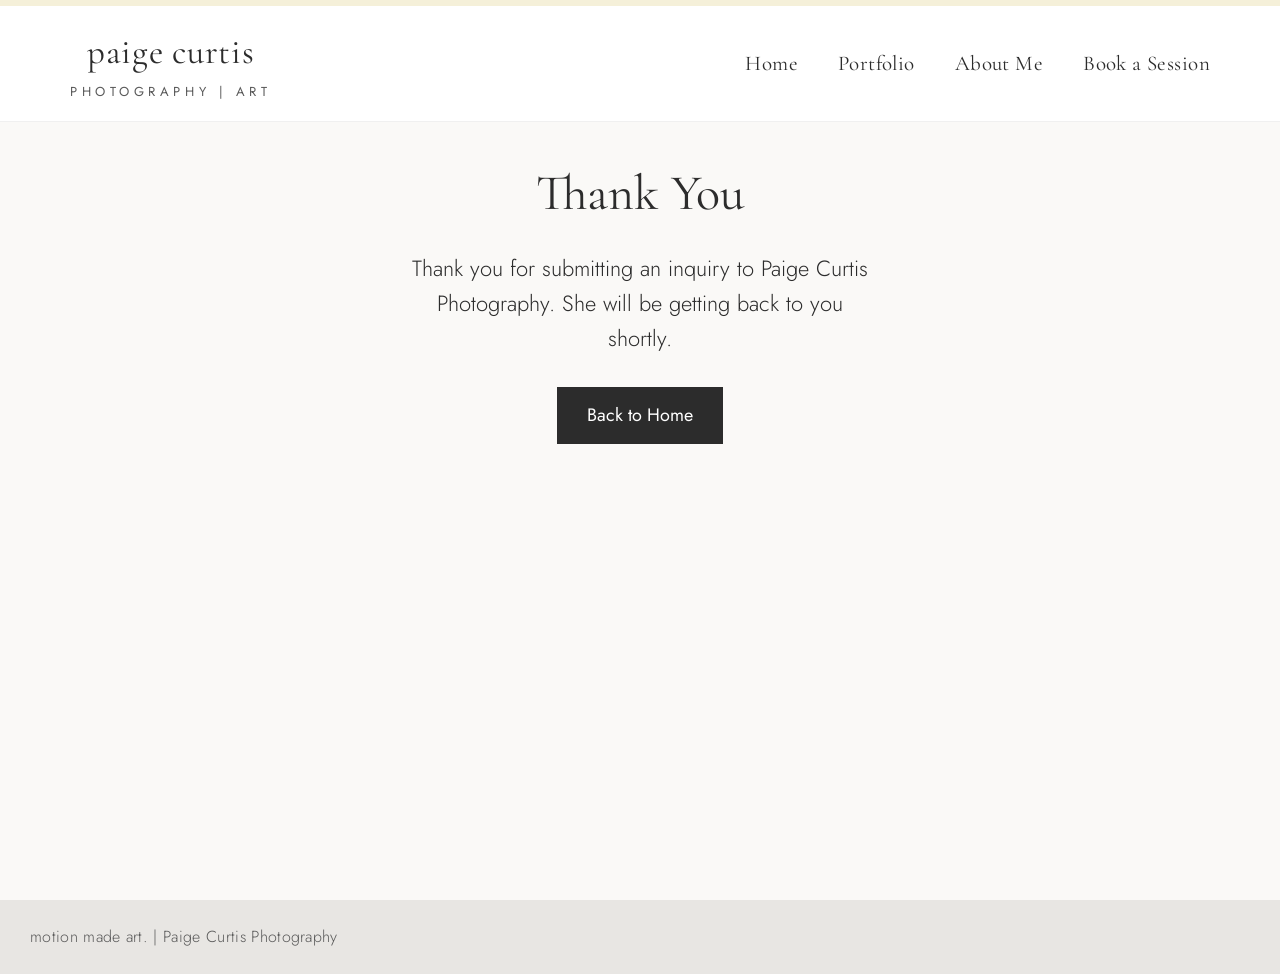
<file: thank-you/index.html>
<!DOCTYPE html>
<html lang="en">
<head>
  <meta charset="UTF-8">
  <meta name="viewport" content="width=device-width, initial-scale=1.0">
  <title>Thank You | Paige Curtis Photography</title>
  <meta name="robots" content="noindex">
  <link rel="preconnect" href="https://fonts.googleapis.com">
  <link rel="preconnect" href="https://fonts.gstatic.com" crossorigin>
  <link href="https://fonts.googleapis.com/css2?family=Cormorant+Garamond:ital@0;1&family=Jost:wght@300;400;500&display=swap" rel="stylesheet">
  <link rel="stylesheet" href="../css/style.css">
</head>
<body>
  <div class="accent-bar" aria-hidden="true"></div>
  <header class="site-header">
    <div class="header-inner">
      <a href="../" class="logo">
        <span class="logo-name">paige curtis</span>
        <span class="logo-tag">PHOTOGRAPHY | ART</span>
      </a>
      <button type="button" class="nav-toggle" aria-label="Open menu" aria-expanded="false">
        <span></span><span></span><span></span>
      </button>
      <nav class="main-nav">
        <a href="../">Home</a>
        <a href="../portfolio">Portfolio</a>
        <a href="../about">About Me</a>
        <a href="../book">Book a Session</a>
      </nav>
    </div>
  </header>

  <main class="page-main">
    <section class="thank-you-section">
      <h1 class="thank-you-title">Thank You</h1>
      <p class="thank-you-text">Thank you for submitting an inquiry to Paige Curtis Photography. She will be getting back to you shortly.</p>
      <a href="../" class="btn btn-dark">Back to Home</a>
    </section>
  </main>

  <footer class="site-footer">
    <p>motion made art. | Paige Curtis Photography</p>
  </footer>

  <script src="../js/main.js"></script>
</body>
</html>
</file>
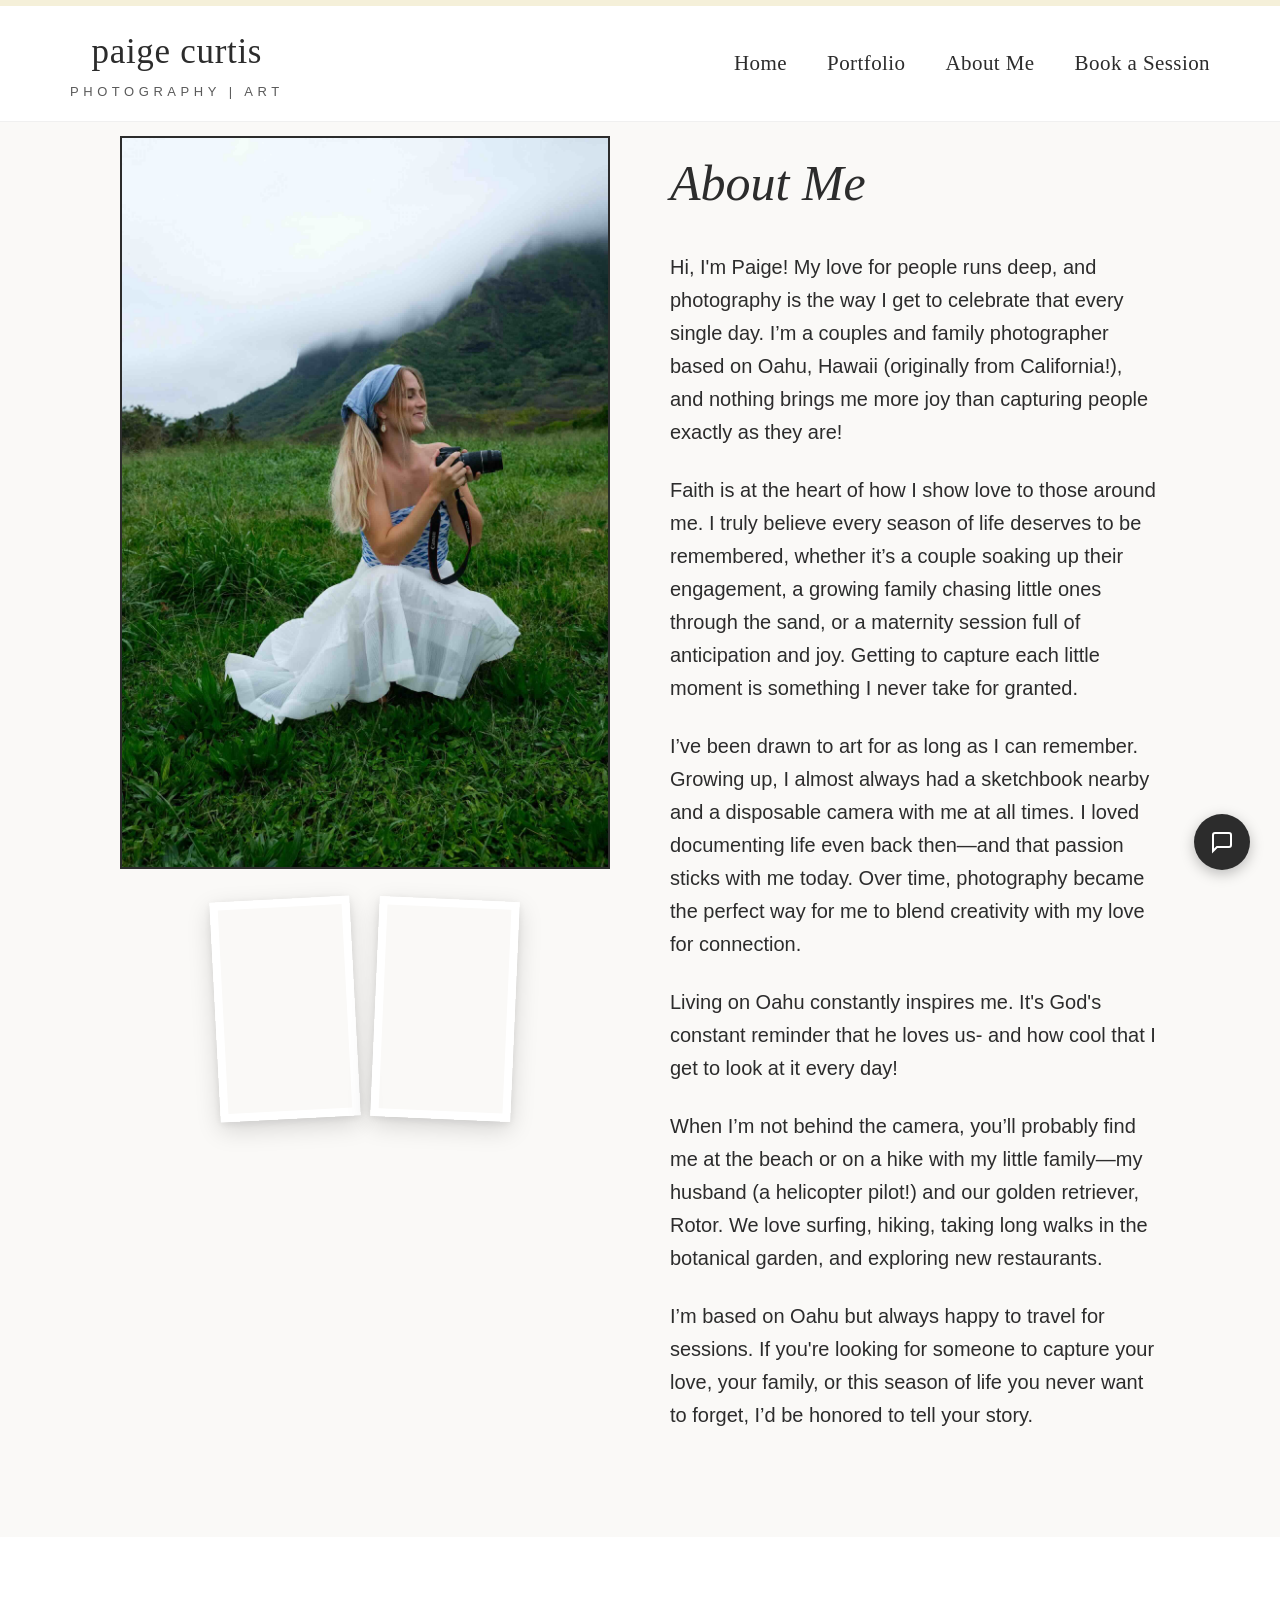
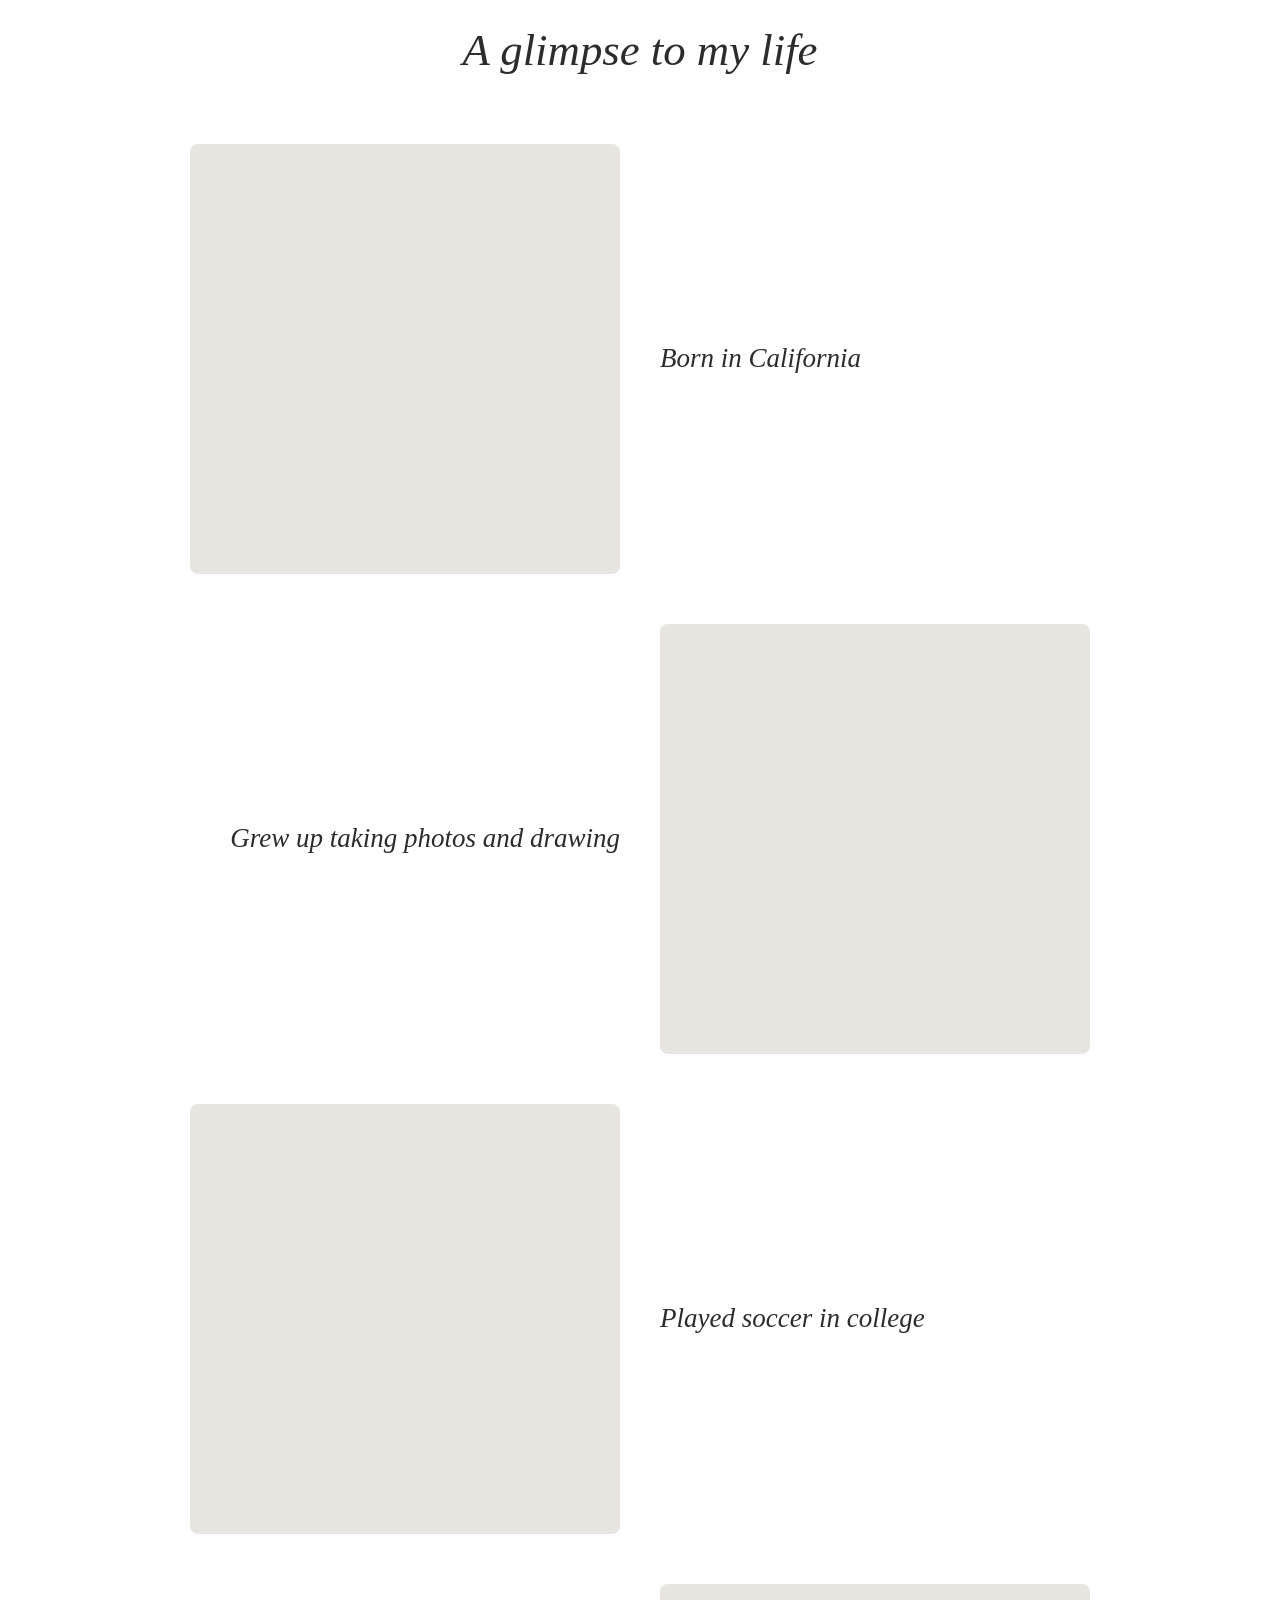
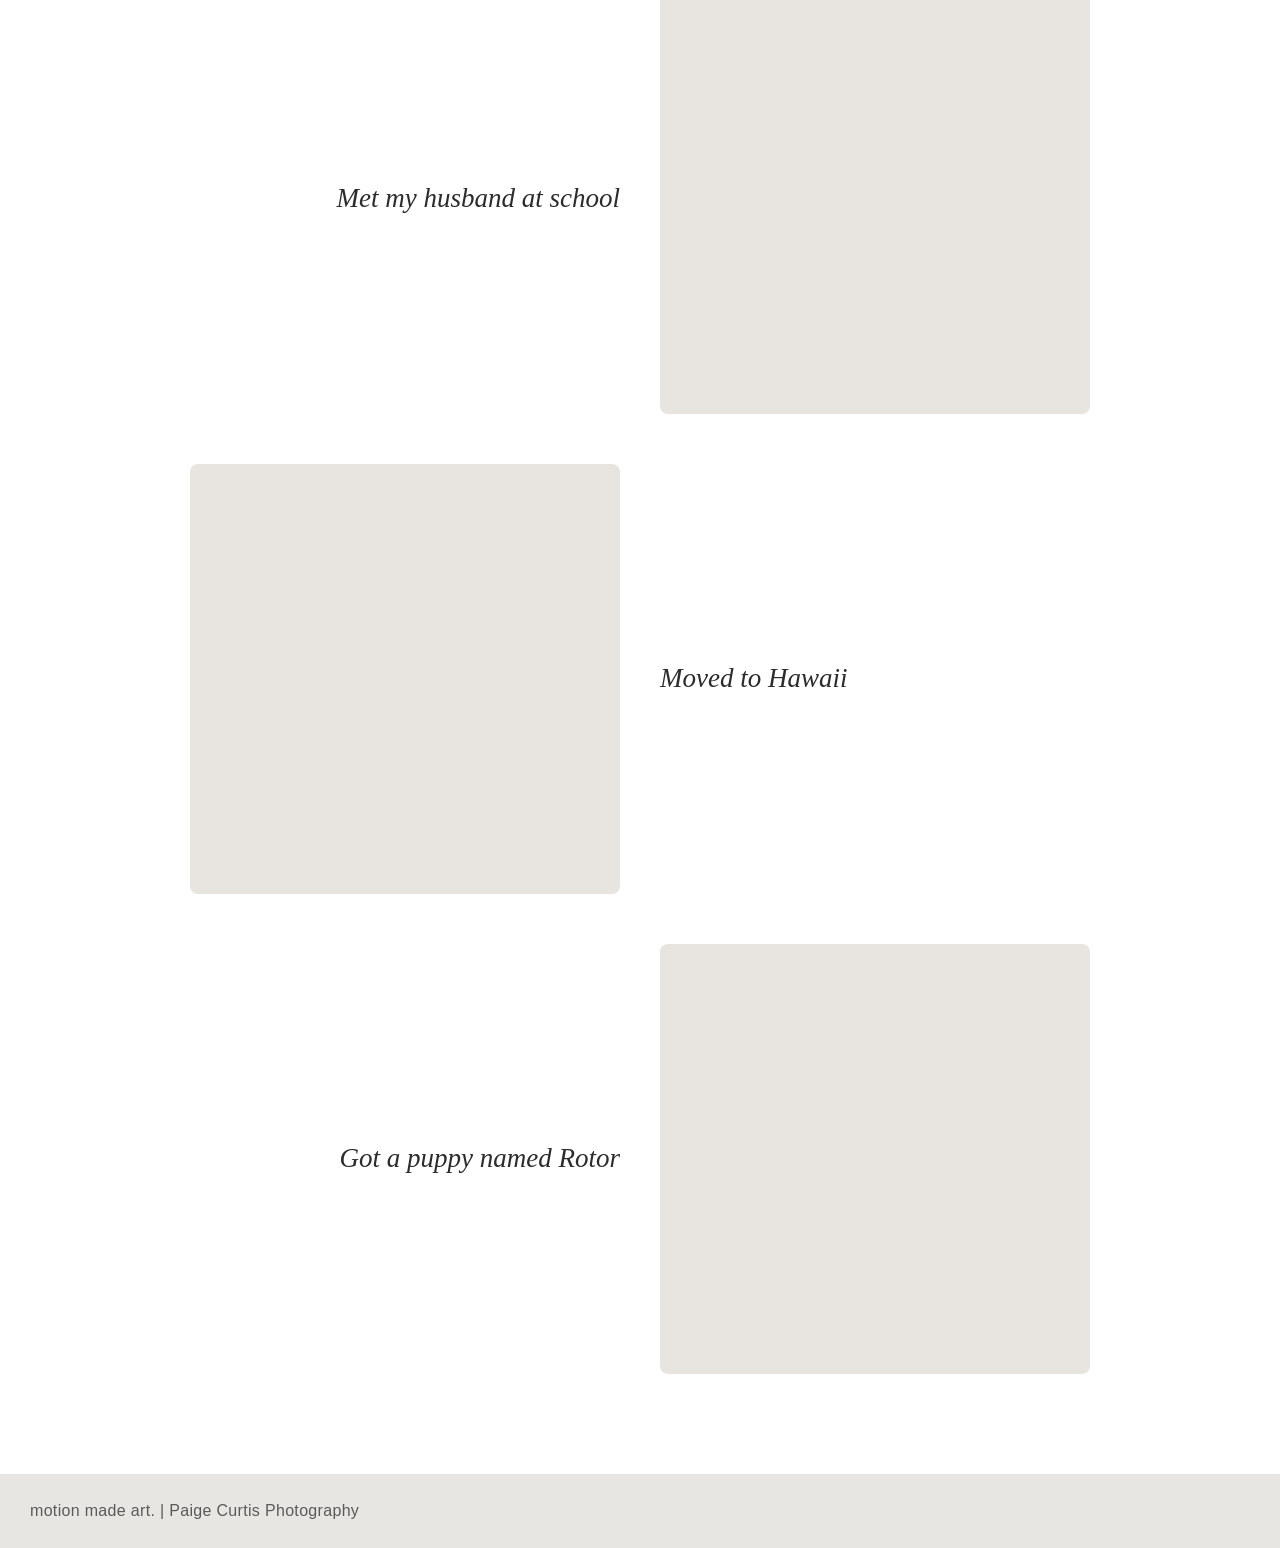
<file: about.html>
<!DOCTYPE html>
<html lang="en">
<head>
  <meta charset="UTF-8">
  <meta http-equiv="refresh" content="0;url=about/">
  <link rel="canonical" href="https://paigecurtisphoto.com/about/">
  <title>Redirect to About</title>
</head>
<body><p>Redirecting to <a href="about/">About</a>…</p></body>
</html>
</file>
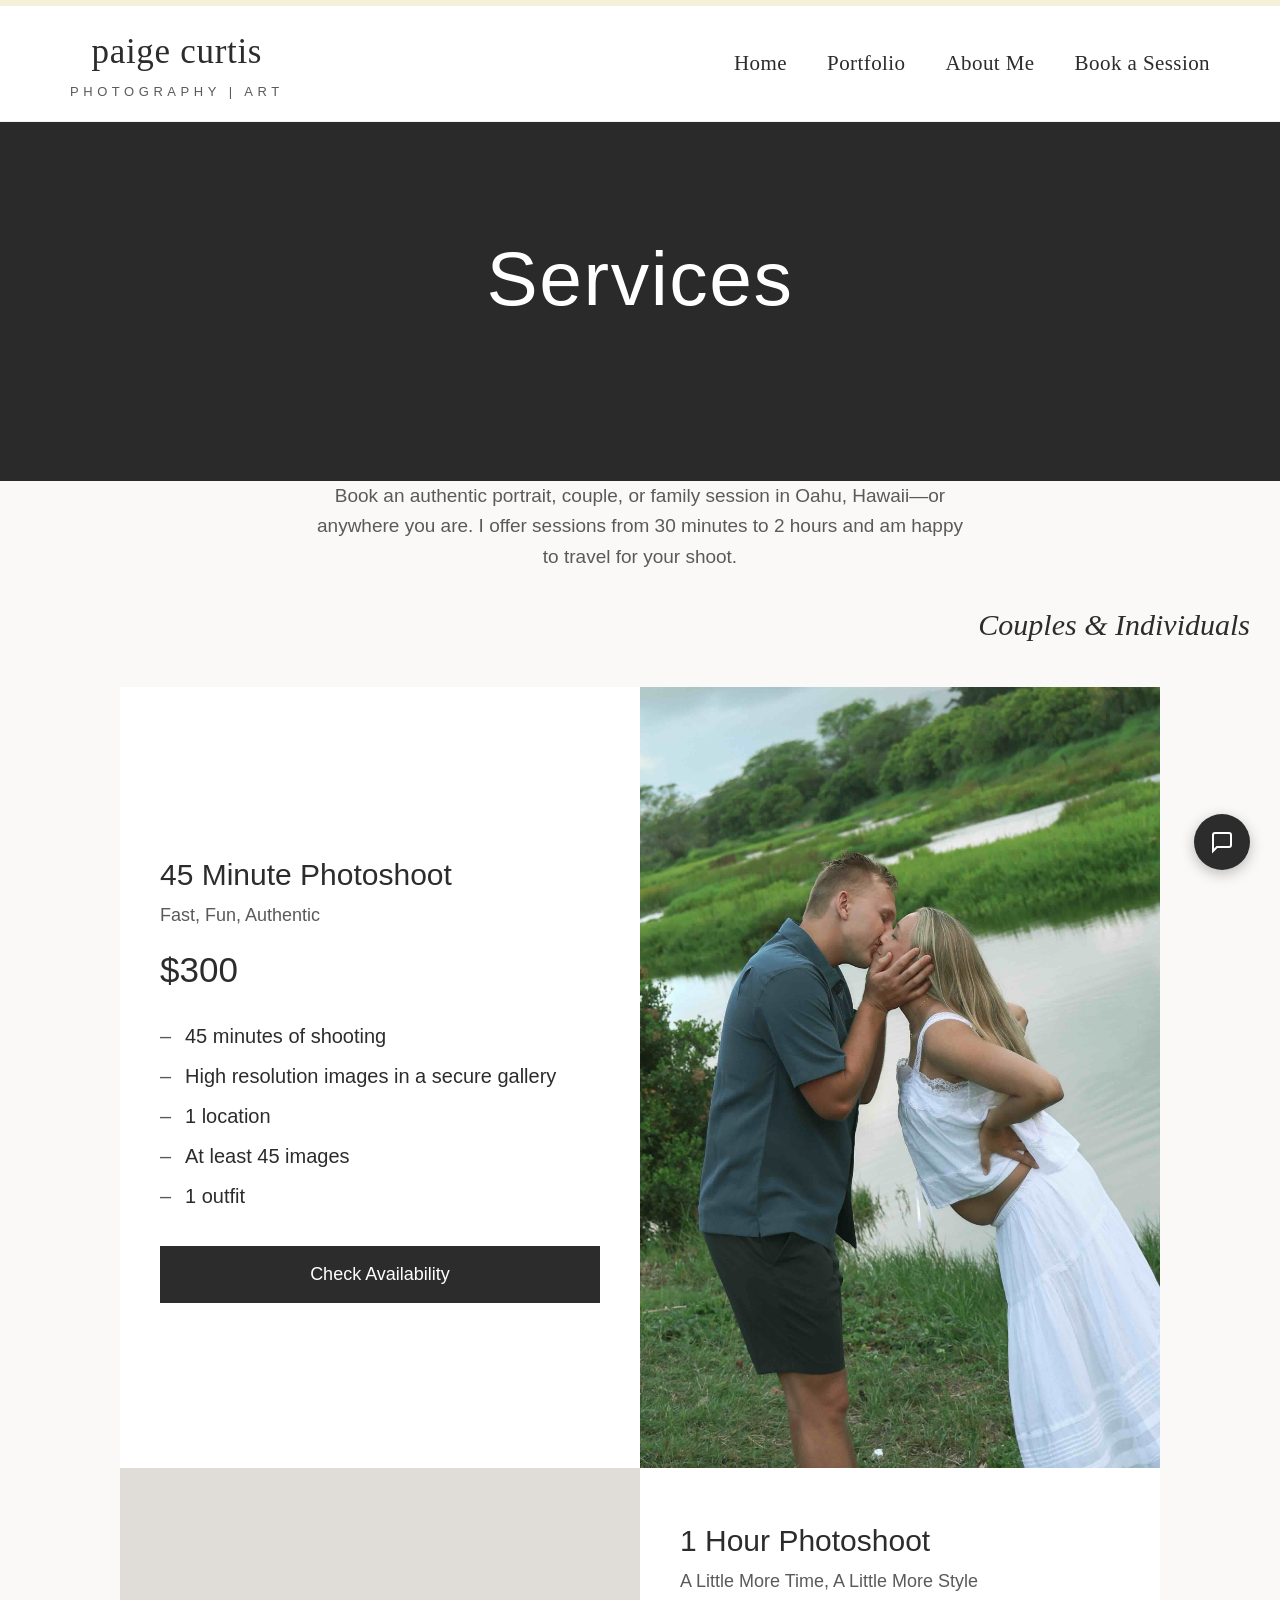
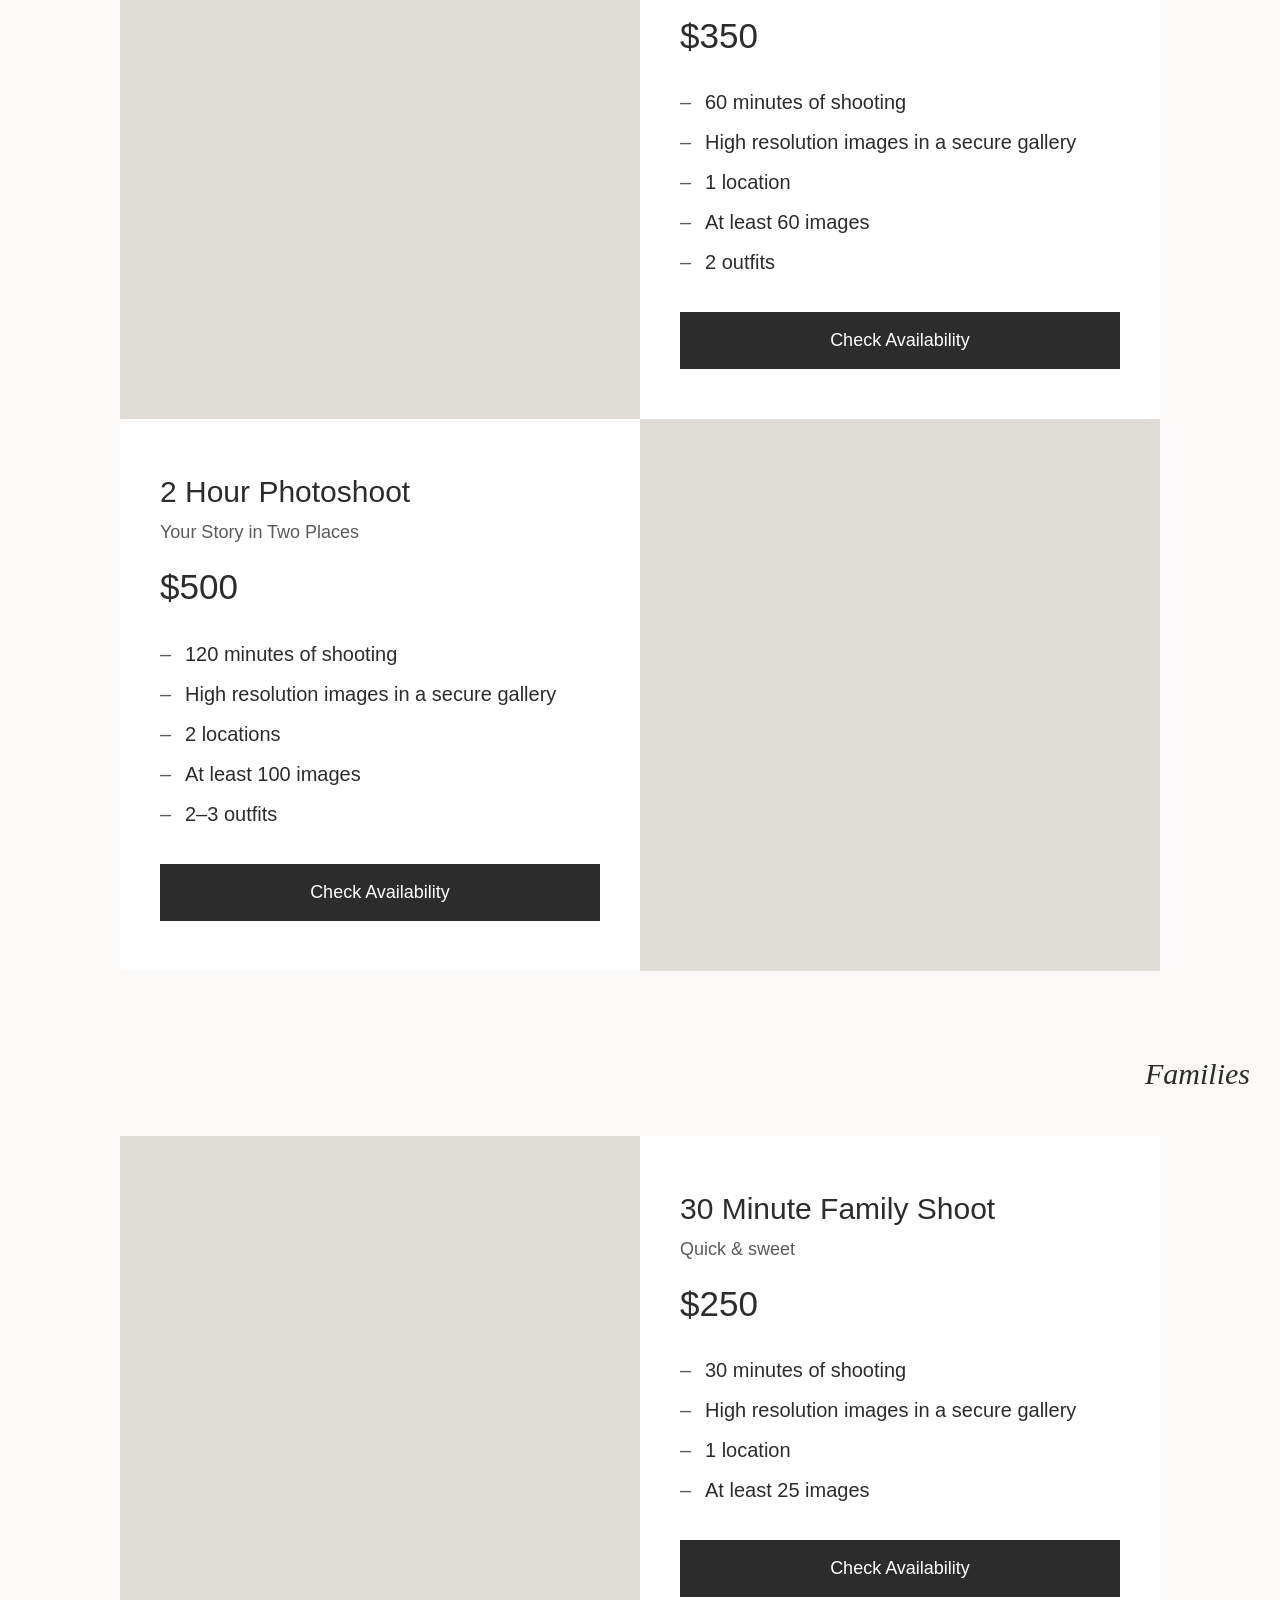
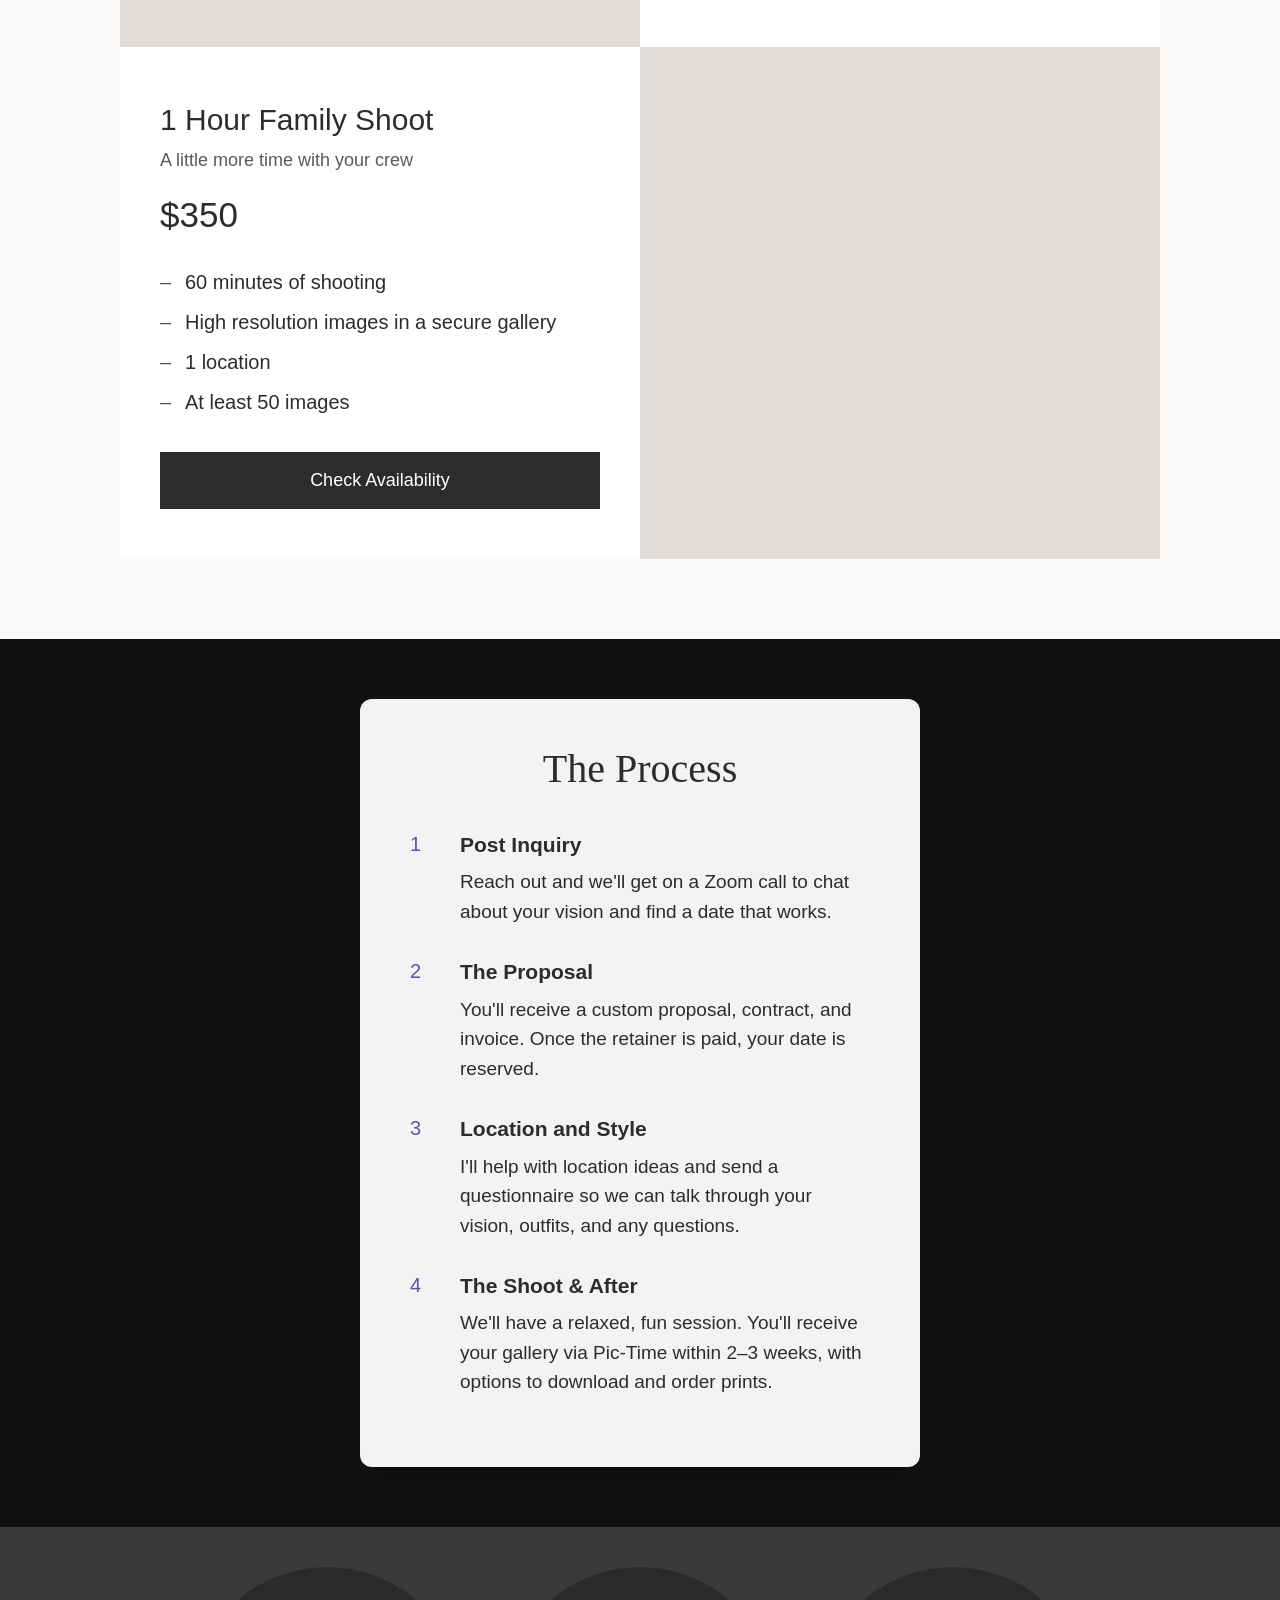
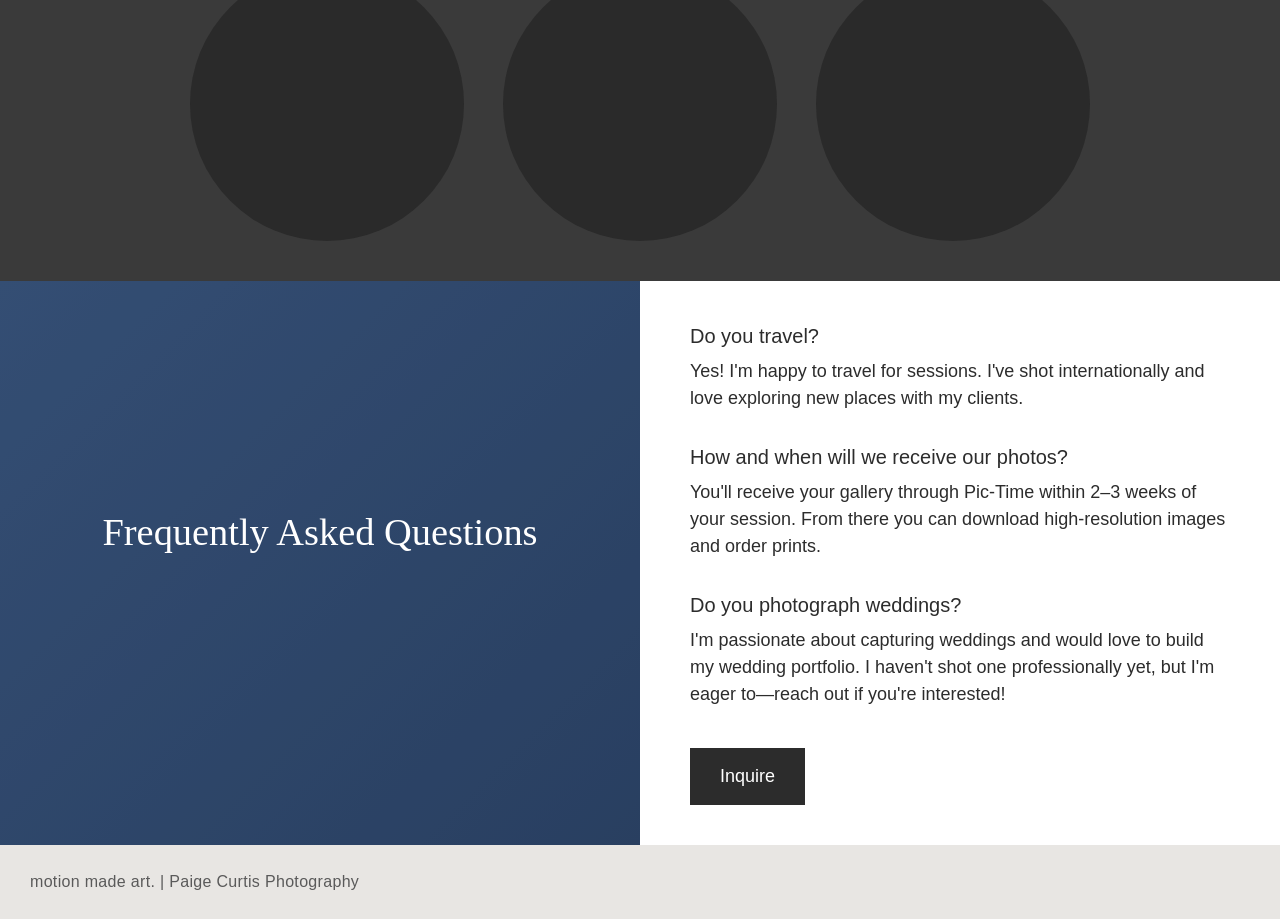
<file: book.html>
<!DOCTYPE html>
<html lang="en">
<head>
  <meta charset="UTF-8">
  <meta http-equiv="refresh" content="0;url=book/">
  <link rel="canonical" href="https://paigecurtisphoto.com/book/">
  <title>Redirect to Book a Session</title>
</head>
<body><p>Redirecting to <a href="book/">Book a Session</a>…</p></body>
</html>
</file>
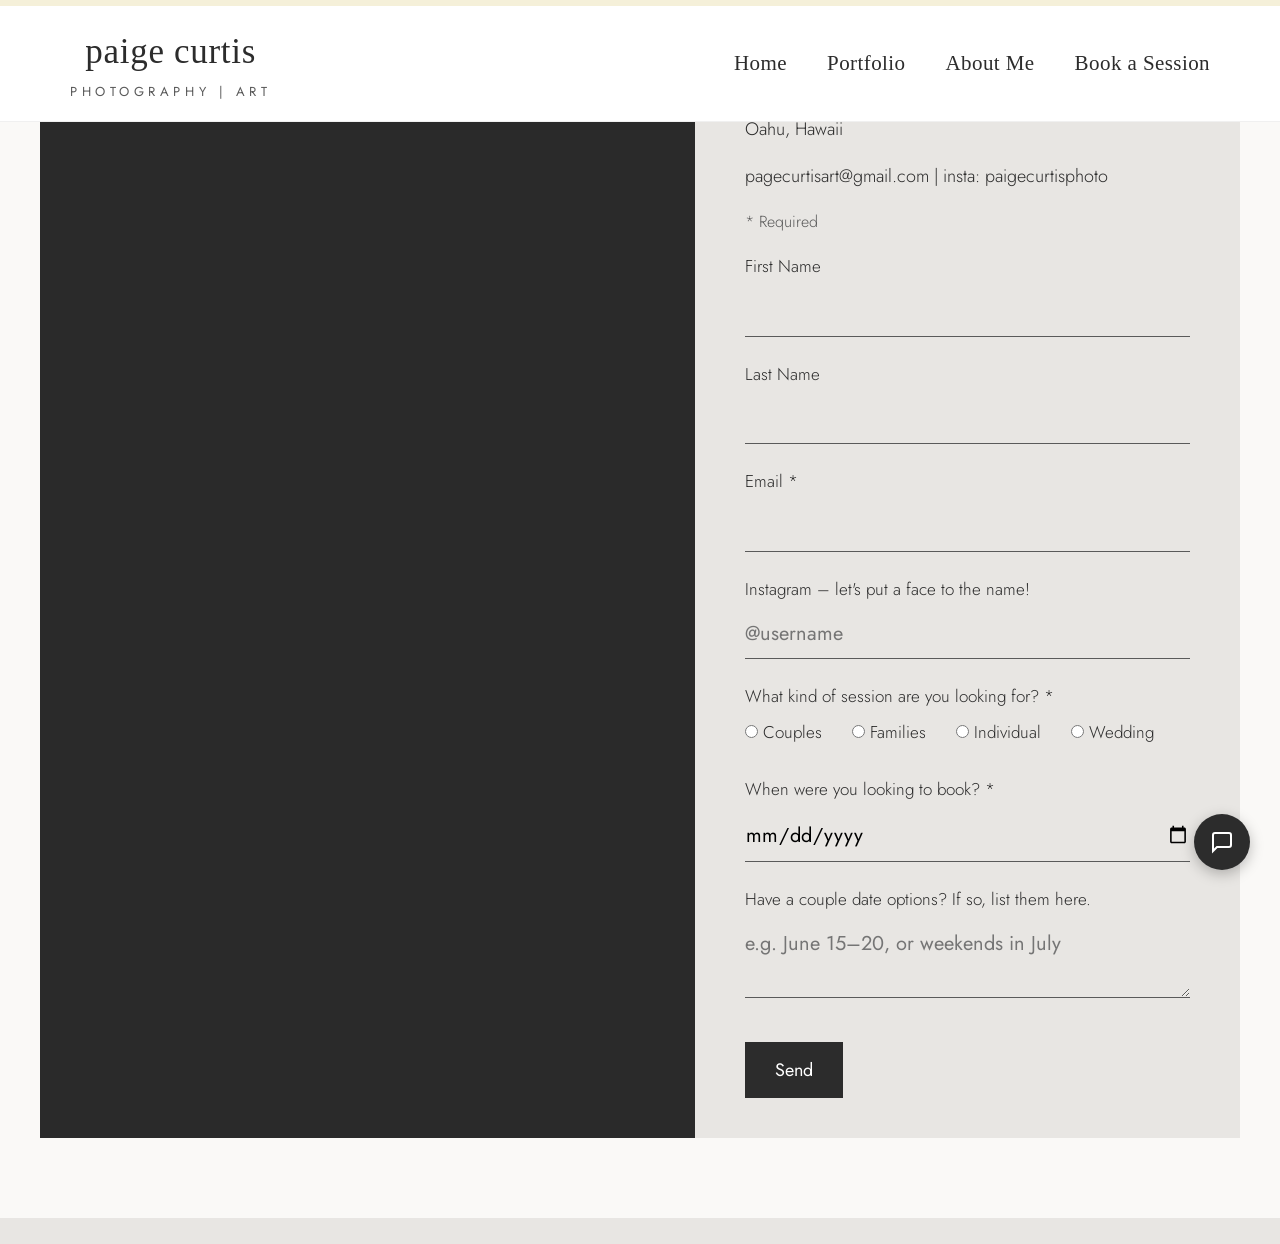
<file: inquiry.html>
<!DOCTYPE html>
<html lang="en">
<head>
  <meta charset="UTF-8">
  <meta http-equiv="refresh" content="0;url=inquiry/">
  <link rel="canonical" href="https://paigecurtisphoto.com/inquiry/">
  <title>Redirect to Inquiry</title>
</head>
<body><p>Redirecting to <a href="inquiry/">Inquiry</a>…</p></body>
</html>
</file>
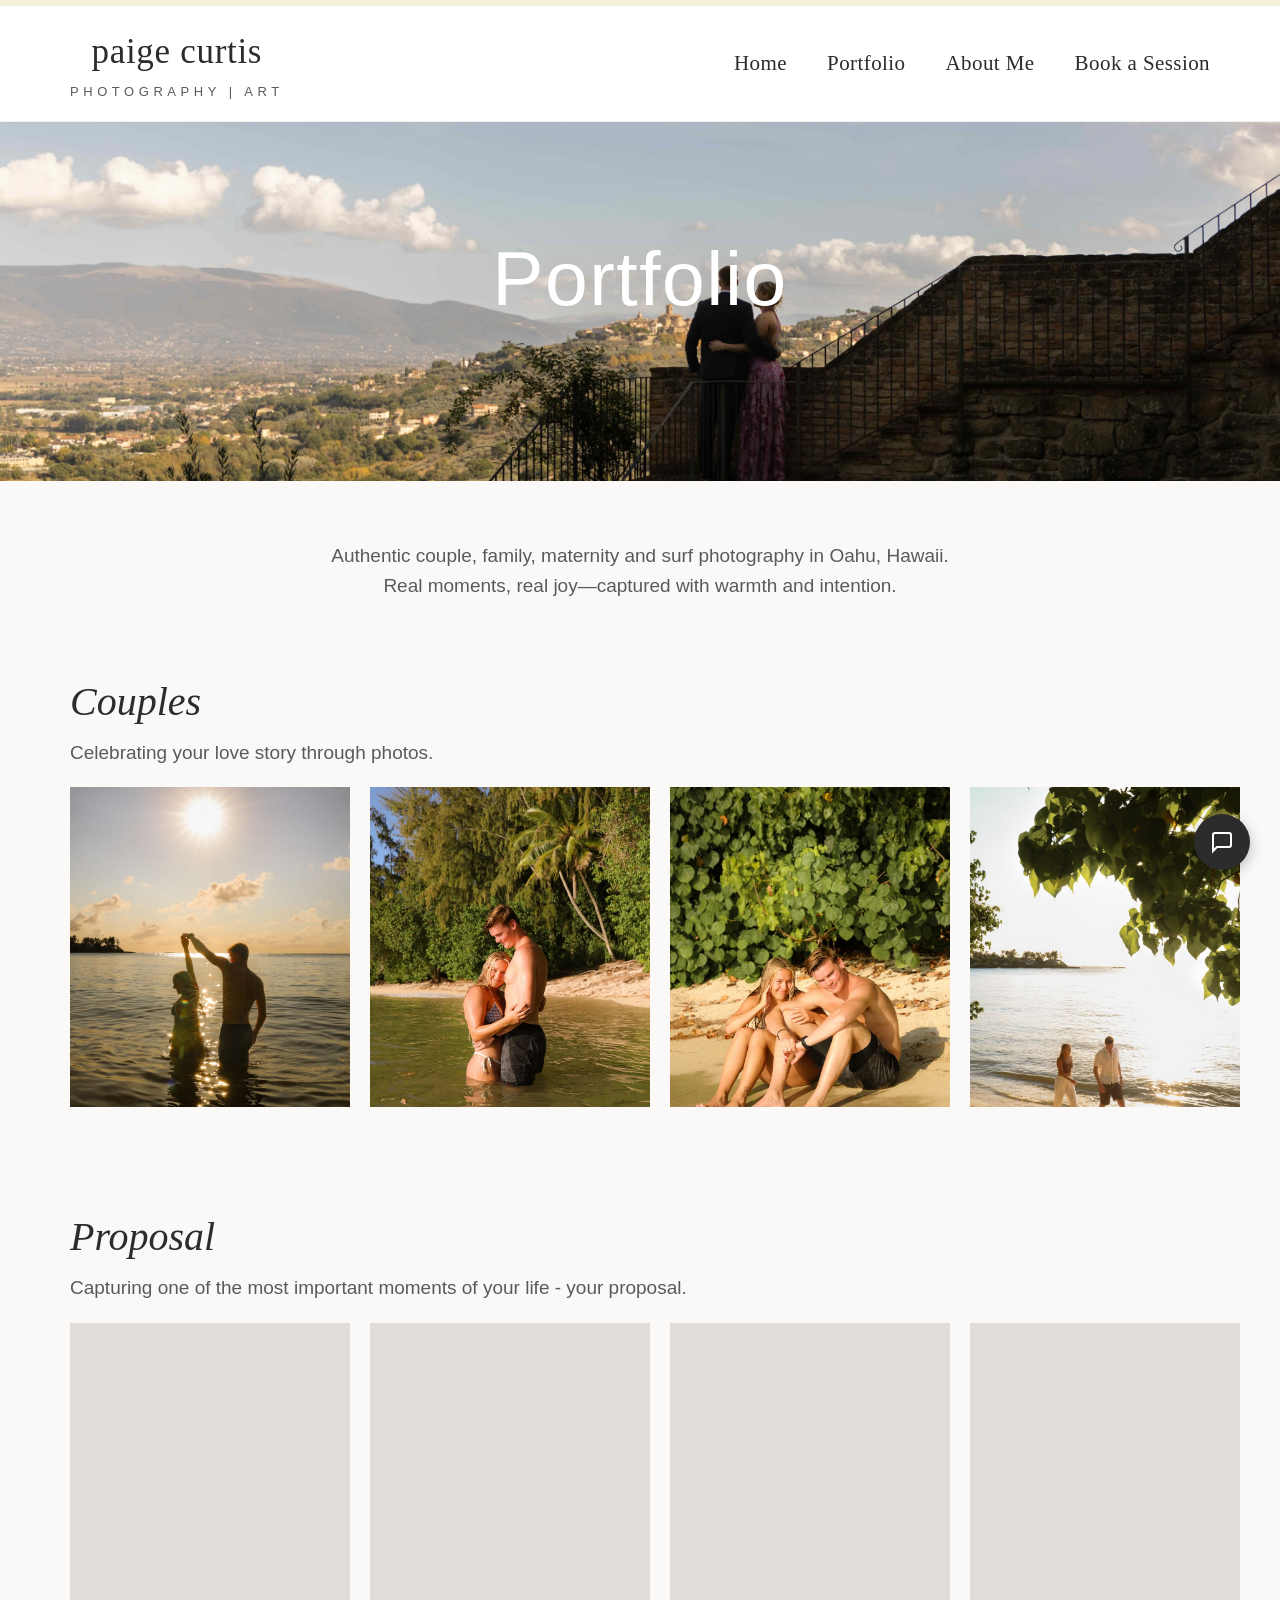
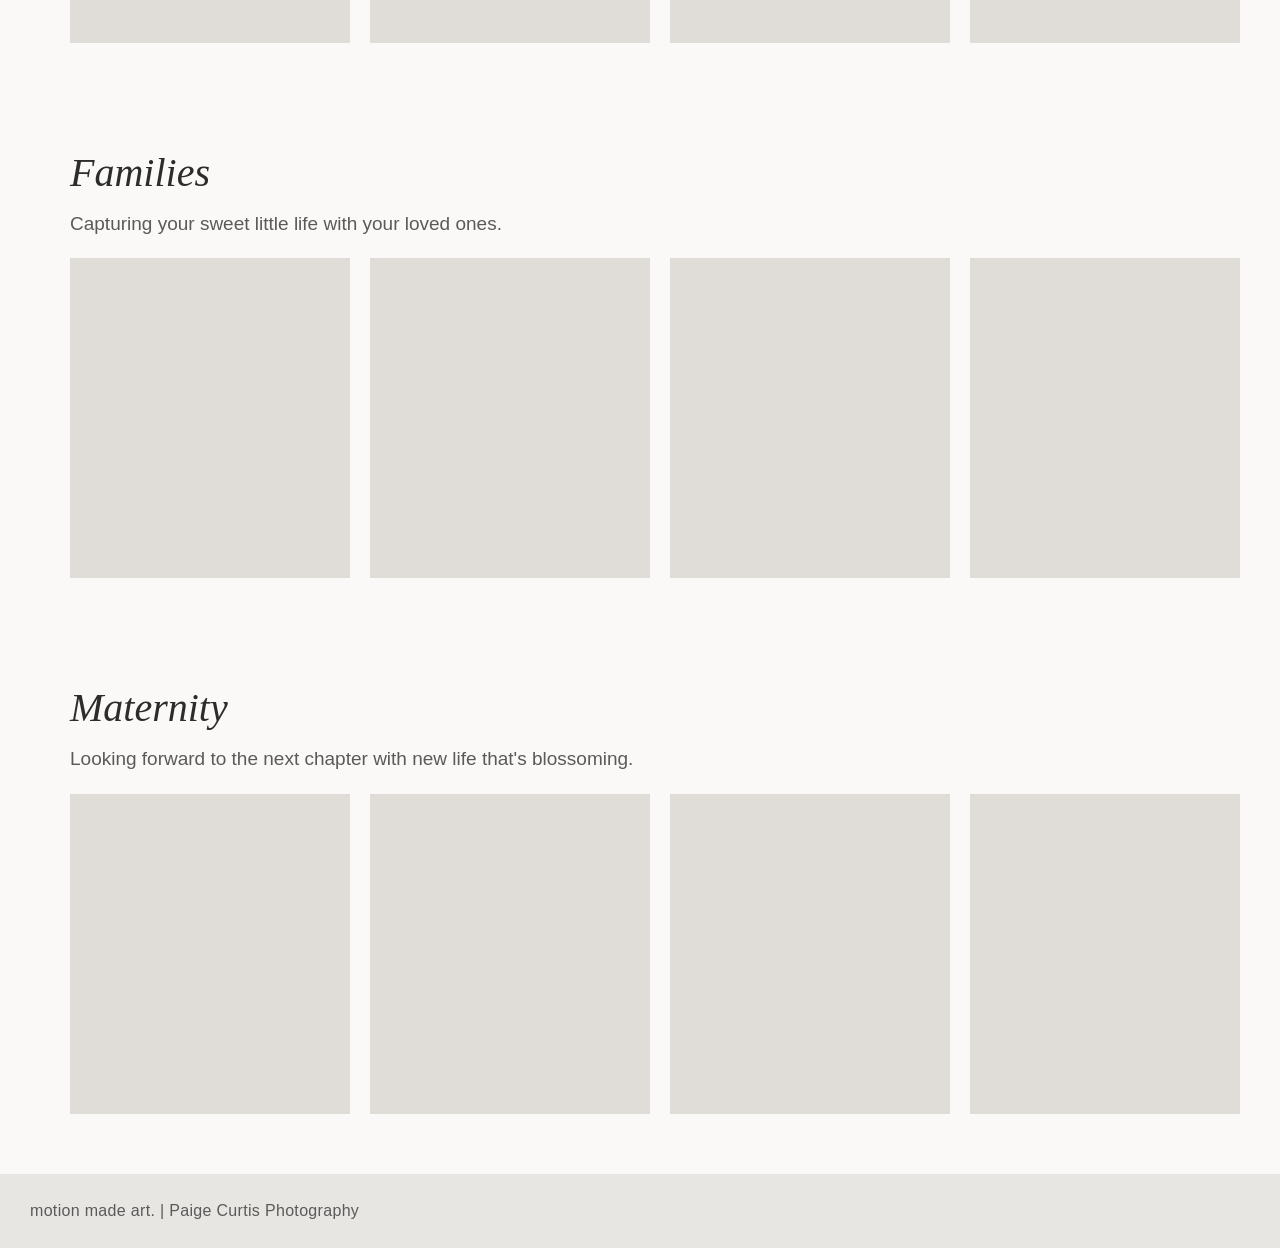
<file: portfolio.html>
<!DOCTYPE html>
<html lang="en">
<head>
  <meta charset="UTF-8">
  <meta http-equiv="refresh" content="0;url=portfolio/">
  <link rel="canonical" href="https://paigecurtisphoto.com/portfolio/">
  <title>Redirect to Portfolio</title>
</head>
<body><p>Redirecting to <a href="portfolio/">Portfolio</a>…</p></body>
</html>
</file>
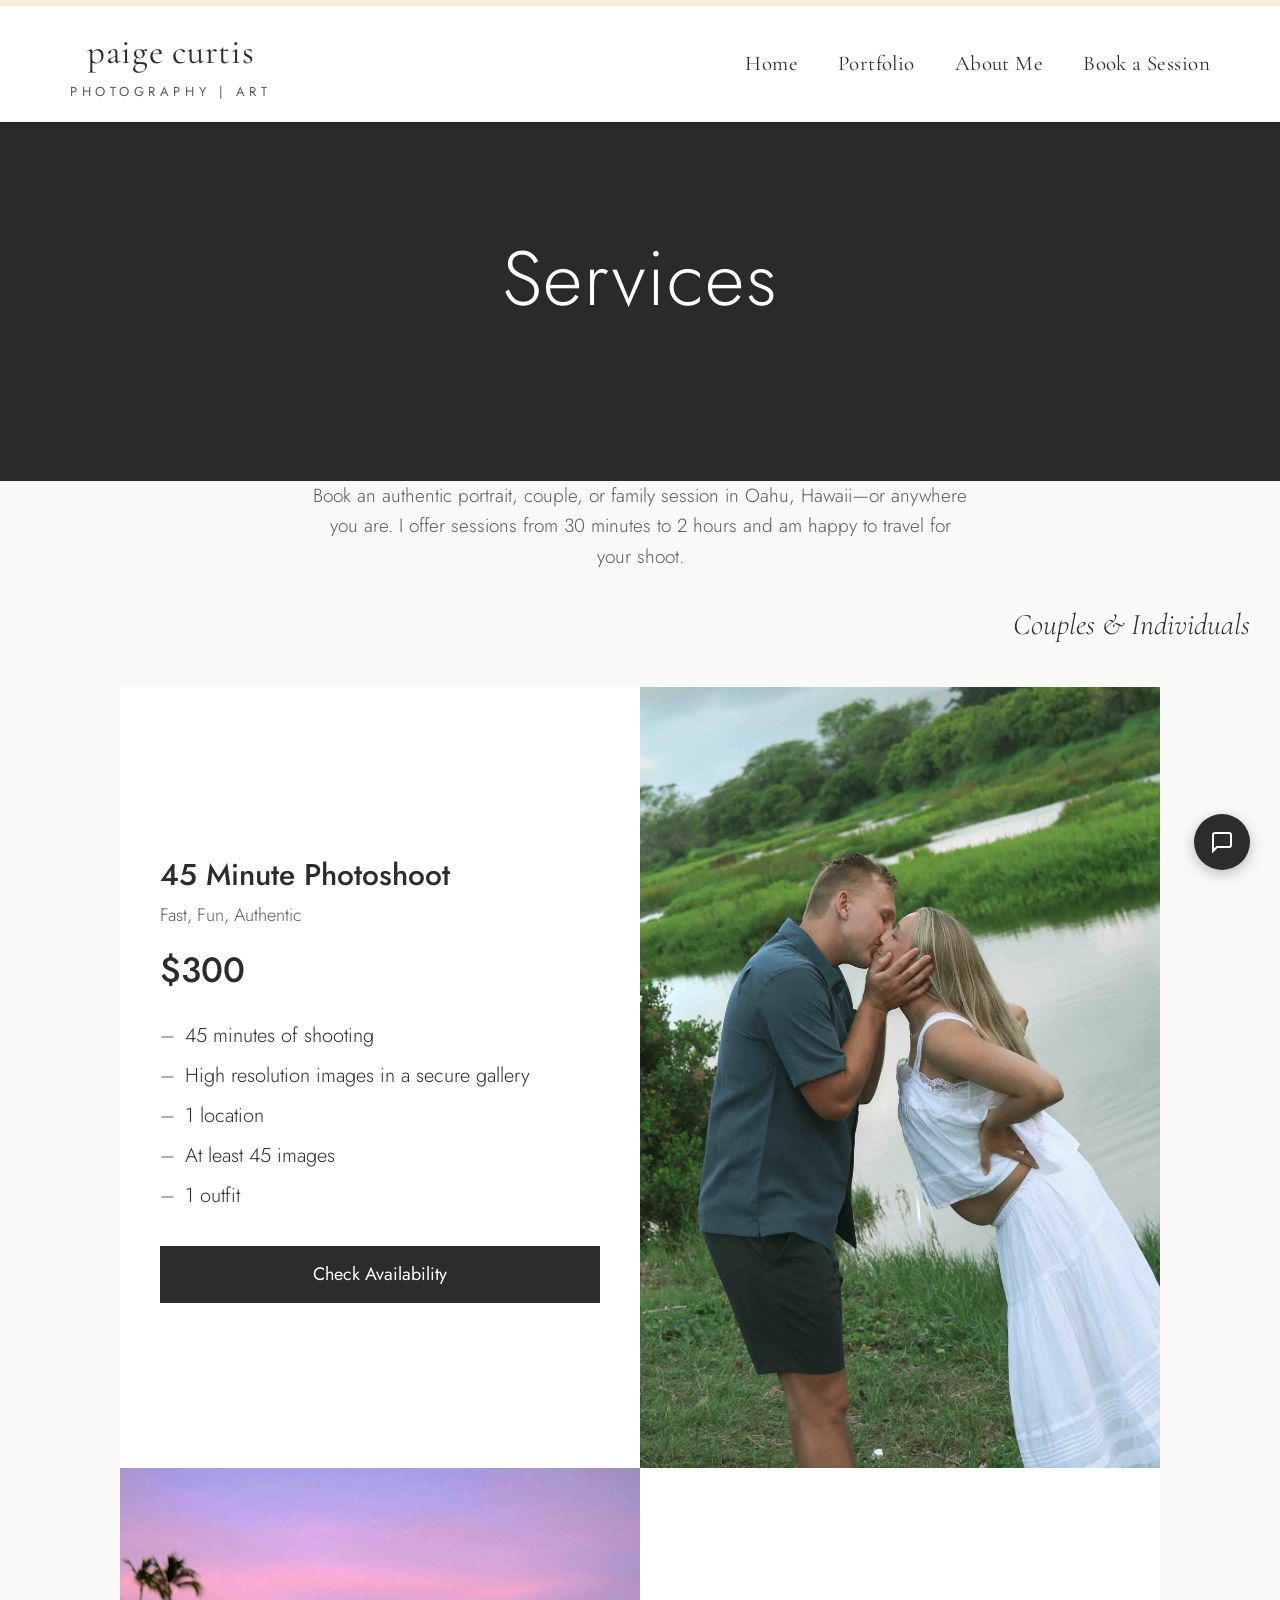
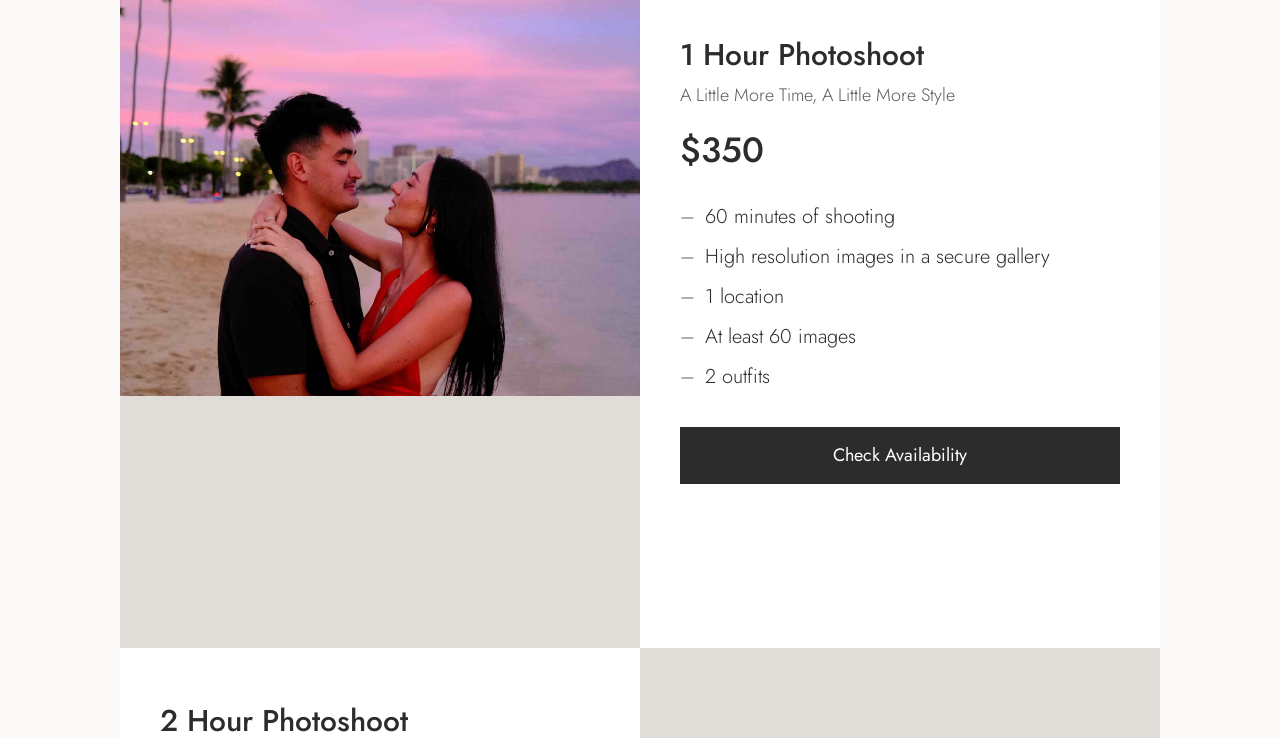
<file: services.html>
<!DOCTYPE html>
<html lang="en">
<head>
  <meta charset="UTF-8">
  <meta http-equiv="refresh" content="0;url=book.html">
  <title>Redirecting…</title>
  <script>window.location.replace('book.html');</script>
</head>
<body>
  <p>Redirecting to <a href="book.html">Book a Session</a>…</p>
</body>
</html>
</file>
<file: css/style.css>
/* Paige Curtis Photography – responsive homepage */
:root {
  --bg: #faf9f7;
  --text: #2c2c2c;
  --text-muted: #5a5a5a;
  --accent: #6b4e9e;
  --pink: #e8c4d0;
  --pink-underline: #d4a5b3;
  --white: #fff;
  --serif: 'Cormorant Garamond', Georgia, serif;
  --sans: 'Jost', -apple-system, sans-serif;
  --script: 'Great Vibes', cursive;
}

* {
  margin: 0;
  padding: 0;
  box-sizing: border-box;
}

html {
  scroll-behavior: smooth;
  /* Fluid base: text and spacing scale with viewport (min 16px, max 20px) */
  font-size: clamp(16px, 1.25vw + 12px, 20px);
}

body {
  font-family: var(--sans);
  font-weight: 300;
  color: var(--text);
  background: var(--bg);
  line-height: 1.5;
  font-size: 1rem;
}

a {
  color: inherit;
  text-decoration: none;
}

img {
  max-width: 100%;
  height: 100%;
  object-fit: cover;
  display: block;
}

.accent-bar {
  position: fixed;
  top: 0;
  left: 0;
  right: 0;
  height: 6px;
  background: #f5f0d9;
  z-index: 101;
}

/* ----- Header ----- */
.site-header {
  position: fixed;
  top: 6px;
  left: 0;
  right: 0;
  z-index: 100;
  background: var(--white);
  border-bottom: 1px solid rgba(0,0,0,0.06);
}

.header-inner {
  max-width: 1200px;
  margin: 0 auto;
  padding: 1rem 1.5rem;
  display: flex;
  align-items: center;
  justify-content: space-between;
}

.logo {
  display: flex;
  flex-direction: column;
  align-items: center;
  gap: 0.15rem;
}

.logo-name {
  font-family: var(--serif);
  font-size: 1.75rem;
  font-weight: 400;
  letter-spacing: 0.02em;
}

.logo-tag {
  font-size: 0.65rem;
  letter-spacing: 0.35em;
  color: var(--text-muted);
  font-weight: 400;
}

.nav-toggle {
  display: none;
  flex-direction: column;
  justify-content: center;
  gap: 5px;
  width: 44px;
  height: 44px;
  background: none;
  border: none;
  cursor: pointer;
  padding: 10px;
}

.nav-toggle span {
  display: block;
  width: 24px;
  height: 3px;
  background: var(--text);
  border-radius: 1px;
  transition: transform 0.2s, opacity 0.2s;
}

.nav-toggle[aria-expanded="true"] span:nth-child(1) {
  transform: translateY(6px) rotate(45deg);
}
.nav-toggle[aria-expanded="true"] span:nth-child(2) {
  opacity: 0;
}
.nav-toggle[aria-expanded="true"] span:nth-child(3) {
  transform: translateY(-6px) rotate(-45deg);
}

.main-nav {
  display: flex;
  align-items: center;
  gap: 2rem;
}

.main-nav a {
  font-family: var(--serif);
  font-size: 1.05rem;
  font-weight: 400;
  letter-spacing: 0.02em;
}

.main-nav a:hover {
  color: var(--accent);
}

/* ----- Hero ----- */
.hero {
  padding: 8rem 1.5rem 4rem;
  text-align: center;
  background: var(--bg);
}

.hero-video-wrap {
  position: relative;
  width: 100%;
  max-width: 1200px;
  margin: 0 auto 2rem;
  border-radius: 8px;
  overflow: hidden;
  background: #e0ddd9;
}

.hero-video {
  width: 100%;
  height: auto;
  display: block;
  max-height: 50vh;
  object-fit: cover;
}

.hero-video-title {
  position: absolute;
  inset: 0;
  display: flex;
  align-items: center;
  justify-content: center;
  margin: 0;
  font-family: var(--serif);
  font-size: clamp(1.75rem, 4vw, 2.5rem);
  font-weight: 400;
  letter-spacing: 0.08em;
  color: var(--white);
  text-shadow: 0 2px 8px rgba(0,0,0,0.5);
  pointer-events: none;
}

.hero-tagline {
  font-family: var(--script);
  font-size: clamp(2.5rem, 6vw, 4rem);
  font-weight: 400;
  color: var(--text);
  margin-bottom: 0.25rem;
}

.hero-underline {
  display: block;
  width: 120px;
  height: 3px;
  background: var(--pink-underline);
  margin: 0 auto 0.75rem;
}

.hero-location {
  font-size: 0.7rem;
  letter-spacing: 0.35em;
  color: var(--text-muted);
  font-weight: 400;
}

.hero-seo-intro {
  max-width: 640px;
  margin: 1.5rem auto 0;
  font-size: 0.95rem;
  line-height: 1.6;
  color: var(--text-muted);
}

.visually-hidden {
  position: absolute;
  width: 1px;
  height: 1px;
  padding: 0;
  margin: -1px;
  overflow: hidden;
  clip: rect(0, 0, 0, 0);
  white-space: nowrap;
  border: 0;
}

/* ----- Gallery (3×2 grid, scales with page) ----- */
.gallery {
  position: relative;
  width: 100%;
  max-width: 1200px;
  margin: 0 auto;
}

.gallery-grid {
  display: grid;
  grid-template-columns: repeat(3, 1fr);
  grid-template-rows: repeat(2, 1fr);
  aspect-ratio: 3 / 2;
  width: 100%;
  gap: 0;
  background: #e0ddd9;
}

.gallery-item {
  overflow: hidden;
  background: #e0ddd9;
}

.gallery-item img {
  width: 100%;
  height: 100%;
  object-fit: cover;
}

/* ----- Meet Paige (pink section, two columns) ----- */
.meet-paige {
  background: var(--pink);
  padding: 3rem 1.5rem;
}

.meet-paige-inner {
  max-width: 1100px;
  margin: 0 auto;
  display: grid;
  grid-template-columns: 1fr 1fr;
  gap: 3rem;
  align-items: center;
}

.meet-paige-content {
  text-align: left;
}

.meet-paige-title {
  font-family: var(--serif);
  font-size: 2.25rem;
  font-style: italic;
  font-weight: 400;
  margin-bottom: 0.25rem;
  color: var(--text);
}

.meet-paige-subtitle {
  font-family: var(--serif);
  font-size: 1.1rem;
  color: var(--text);
  margin-bottom: 1rem;
}

.meet-paige-text {
  font-size: 1rem;
  line-height: 1.65;
  color: var(--text);
  margin-bottom: 1.25rem;
}

.meet-paige-social {
  display: flex;
  gap: 0.75rem;
  margin-bottom: 1.25rem;
}

.meet-paige-social a {
  width: 40px;
  height: 40px;
  border-radius: 50%;
  background: var(--white);
  color: var(--text);
  display: flex;
  align-items: center;
  justify-content: center;
  font-size: 0.9rem;
  font-weight: 500;
  transition: background 0.2s, color 0.2s;
}

.meet-paige-social a:hover {
  background: var(--text);
  color: var(--white);
}

.meet-paige-photo {
  min-height: 400px;
  background: rgba(255,255,255,0.5);
}

.meet-paige-photo img {
  width: 100%;
  height: 100%;
  min-height: 400px;
  object-fit: cover;
}

/* ----- What to Expect ----- */
.what-to-expect {
  padding: 4rem 1.5rem 5rem;
  background: #faf9f7;
}

.wte-title {
  font-family: var(--serif);
  font-size: clamp(1.75rem, 3.5vw, 2.25rem);
  font-style: italic;
  font-weight: 400;
  text-align: center;
  margin-bottom: 2.5rem;
  color: var(--text);
  display: flex;
  align-items: center;
  justify-content: center;
  gap: 1rem;
}

.wte-inner {
  max-width: 1000px;
  margin: 0 auto;
  display: grid;
  grid-template-columns: 160px 1fr 130px;
  gap: 2.5rem;
  align-items: start;
  background: var(--white);
  padding: 2.5rem 2rem;
  border-radius: 4px;
  box-shadow: 0 2px 20px rgba(0,0,0,0.06);
}

.wte-text {
  padding: 0.25rem 0;
}

.wte-text p {
  margin-bottom: 1.35rem;
  font-size: 0.95rem;
  line-height: 1.7;
  color: var(--text);
}

.wte-text p:last-child {
  margin-bottom: 0;
}

.wte-images {
  display: flex;
  flex-direction: column;
  gap: 1rem;
}

.wte-images img {
  width: 100%;
  height: 200px;
  object-fit: cover;
  background: #e8e6e3;
  border-radius: 4px;
}

.wte-images-right img {
  height: 308px;
}

/* ----- Kind Words From Clients ----- */
.testimonials-section {
  padding: 4rem 1.5rem 5rem;
  background: var(--white);
}

.testimonials-title {
  font-family: var(--serif);
  font-size: clamp(1.75rem, 3.5vw, 2.25rem);
  font-style: italic;
  font-weight: 400;
  text-align: center;
  margin-bottom: 2.5rem;
  color: var(--text);
}

.testimonials-slider {
  max-width: 640px;
  margin: 0 auto;
  position: relative;
  overflow: hidden;
}

.testimonials-track {
  display: flex;
  transition: transform 0.3s ease;
}

.testimonial-card {
  margin: 0;
  padding: 1.75rem 1.5rem;
  background: #faf9f7;
  border-radius: 8px;
  border-left: 4px solid var(--pink-underline);
  display: flex;
  flex-direction: column;
  gap: 1rem;
  flex: 0 0 100%;
  min-width: 0;
}

.testimonial-quote {
  font-family: var(--serif);
  font-size: 1.05rem;
  font-style: italic;
  line-height: 1.6;
  color: var(--text);
  margin: 0;
}

.testimonial-meta {
  margin-top: auto;
  display: flex;
  flex-direction: column;
  gap: 0.2rem;
}

.testimonial-name {
  font-size: 0.9rem;
  font-weight: 500;
  font-style: normal;
  color: var(--text);
}

.testimonial-session {
  font-size: 0.8rem;
  color: var(--text-muted);
}

.testimonial-arrow {
  position: absolute;
  top: 50%;
  transform: translateY(-50%);
  z-index: 2;
  width: 44px;
  height: 44px;
  border: none;
  border-radius: 50%;
  background: var(--white);
  color: var(--text);
  box-shadow: 0 2px 12px rgba(0,0,0,0.12);
  cursor: pointer;
  display: flex;
  align-items: center;
  justify-content: center;
  transition: background 0.2s, color 0.2s, box-shadow 0.2s;
}

.testimonial-arrow:hover {
  background: var(--text);
  color: var(--white);
  box-shadow: 0 4px 16px rgba(0,0,0,0.2);
}

.testimonial-prev {
  left: -0.5rem;
}

.testimonial-next {
  right: -0.5rem;
}

@media (max-width: 640px) {
  .testimonial-prev {
    left: 0.25rem;
  }
  .testimonial-next {
    right: 0.25rem;
  }
}

/* ----- Spreading God's love ----- */
.spreading-love {
  position: relative;
  min-height: 380px;
  display: flex;
  flex-direction: column;
  align-items: center;
  justify-content: center;
  padding: 4rem 1.5rem;
  overflow: hidden;
}

.spreading-love-bg {
  position: absolute;
  inset: 0;
  background: linear-gradient(135deg, #5a8ab0 0%, #7ba3c9 50%, #9bb8d4 100%);
  background-size: cover;
  background-position: center;
}

.spreading-love-bg.bg-loaded {
  background-image: url('../images/spreading-love.jpeg');
}

.spreading-love-bg::after {
  content: '';
  position: absolute;
  inset: 0;
  background: rgba(0,0,0,0.2);
}

.spreading-love-text {
  position: relative;
  z-index: 1;
  font-family: var(--script);
  font-size: clamp(1.75rem, 4vw, 2.75rem);
  color: var(--white);
  text-align: center;
  max-width: 520px;
  line-height: 1.4;
  margin-bottom: 1.5rem;
  text-shadow: 0 1px 3px rgba(0,0,0,0.3);
}

.spreading-love .btn {
  position: relative;
  z-index: 1;
}

.btn-sm {
  padding: 0.5rem 1.25rem;
  font-size: 0.85rem;
}

/* ----- Timeline: A glimpse to my life ----- */
.timeline-section {
  padding: 4rem 1.5rem 5rem;
  background: var(--white);
}

.timeline-title {
  font-family: var(--serif);
  font-size: clamp(1.75rem, 3.5vw, 2.25rem);
  font-style: italic;
  font-weight: 400;
  text-align: center;
  margin-bottom: 3rem;
  color: var(--text);
}

.timeline {
  max-width: 900px;
  margin: 0 auto;
  display: flex;
  flex-direction: column;
  gap: 2.5rem;
}

.timeline-item {
  display: grid;
  grid-template-columns: 1fr 1fr;
  gap: 2rem;
  align-items: center;
}

.timeline-item:nth-child(even) .timeline-image {
  order: 2;
}

.timeline-item:nth-child(even) .timeline-content {
  order: 1;
  text-align: right;
}

.timeline-image {
  border-radius: 8px;
  overflow: hidden;
  background: #e8e4df;
}

.timeline-image img {
  width: 100%;
  aspect-ratio: 1;
  object-fit: cover;
  display: block;
}

.timeline-content {
  padding: 0.5rem 0;
}

.timeline-text {
  font-family: var(--serif);
  font-size: 1.35rem;
  font-style: italic;
  color: var(--text);
  line-height: 1.4;
  margin: 0;
}

@media (max-width: 640px) {
  .timeline-item {
    grid-template-columns: 1fr;
    gap: 0.75rem;
  }

  .timeline-item:nth-child(even) .timeline-image,
  .timeline-item:nth-child(even) .timeline-content {
    order: unset;
  }

  .timeline-item:nth-child(even) .timeline-content {
    text-align: left;
  }

  .timeline-image img {
    aspect-ratio: 1;
  }
}

/* ----- Home contact section (bottom, two-col image + form) ----- */
.home-contact-section {
  padding: 3rem 1.5rem 4rem;
  background: var(--white);
}

.home-contact-heading {
  font-family: var(--serif);
  font-size: 2.25rem;
  font-weight: 400;
  text-align: center;
  margin-bottom: 0.5rem;
  color: var(--text);
}

.home-contact-intro {
  text-align: center;
  font-size: 1rem;
  color: var(--text);
  margin-bottom: 2rem;
}

.home-contact-intro a {
  color: var(--accent);
  text-decoration: underline;
}

.home-contact-layout {
  max-width: 1100px;
  margin: 0 auto;
  display: grid;
  grid-template-columns: 0.9fr 1.1fr;
  gap: 0;
  min-height: 400px;
}

.home-contact-image {
  background: #2a2a2a;
  min-height: 400px;
}

.home-contact-image img {
  width: 100%;
  height: 100%;
  min-height: 400px;
  object-fit: cover;
}

.home-contact-form-wrap {
  background: #e8e6e3;
  padding: 2rem 2.5rem;
}

.home-contact-form-wrap .home-contact-details {
  font-size: 0.9rem;
  color: var(--text);
  margin-bottom: 0.5rem;
}

.home-contact-form .form-row {
  margin-bottom: 1rem;
}

.home-contact-form label {
  display: block;
  font-size: 0.85rem;
  margin-bottom: 0.3rem;
  color: var(--text);
}

.home-contact-form .form-row-split {
  display: grid;
  grid-template-columns: 1fr 1fr;
  gap: 1rem;
}

.home-contact-form input,
.home-contact-form textarea {
  width: 100%;
  padding: 0.5rem 0;
  font-family: var(--sans);
  font-size: 1rem;
  border: none;
  border-bottom: 1px solid var(--text-muted);
  background: transparent;
  resize: vertical;
}

.home-contact-form input:focus,
.home-contact-form textarea:focus {
  outline: none;
  border-bottom-color: var(--text);
}

.home-contact-form .required { color: #c00; }

.home-contact-form .btn { margin-top: 0.5rem; }

/* ----- Footer ----- */
.site-footer {
  padding: 1.25rem 1.5rem;
  background: #e8e6e3;
  text-align: left;
  font-size: 0.8rem;
  color: var(--text-muted);
  letter-spacing: 0.02em;
}

/* ----- Chat FAB ----- */
.chat-fab {
  position: fixed;
  bottom: 1.5rem;
  right: 1.5rem;
  z-index: 99;
  width: 56px;
  height: 56px;
  border-radius: 50%;
  background: var(--text);
  color: var(--white);
  display: flex;
  align-items: center;
  justify-content: center;
  box-shadow: 0 4px 14px rgba(0,0,0,0.25);
  transition: transform 0.2s, background 0.2s;
}

.chat-fab:hover {
  background: var(--accent);
  transform: scale(1.05);
}

/* ----- Responsive: phone ----- */
@media (max-width: 700px) {
  .nav-toggle {
    display: flex;
  }

  .main-nav {
    position: fixed;
    top: 0;
    right: 0;
    width: 280px;
    max-width: 85vw;
    height: 100vh;
    background: var(--white);
    flex-direction: column;
    justify-content: center;
    gap: 1.5rem;
    padding: 2rem;
    box-shadow: -4px 0 20px rgba(0,0,0,0.08);
    transform: translateX(100%);
    transition: transform 0.3s ease;
  }

  .main-nav.is-open {
    transform: translateX(0);
  }

  .main-nav a {
    font-size: 1.25rem;
  }

  .hero {
    padding: 6rem 1.25rem 3rem;
  }

  .hero-tagline {
    font-size: 1.75rem;
  }

  .hero-location {
    font-size: 0.65rem;
    letter-spacing: 0.25em;
  }

  .meet-paige-inner {
    grid-template-columns: 1fr;
    gap: 2rem;
  }

  .meet-paige-photo {
    order: -1;
    min-height: 320px;
  }

  .meet-paige-photo img {
    min-height: 320px;
  }

  .meet-paige {
    padding: 2rem 1.25rem;
  }

  .meet-paige-title {
    font-size: 1.75rem;
  }

  .meet-paige-content {
    text-align: center;
  }

  .meet-paige-social {
    justify-content: center;
  }

  .what-to-expect {
    padding: 3rem 1.25rem 4rem;
  }

  .wte-inner {
    grid-template-columns: 1fr;
    gap: 1.5rem;
    padding: 1.5rem 1.25rem;
  }

  .wte-images-left,
  .wte-images-right {
    flex-direction: row;
    flex-wrap: wrap;
    justify-content: center;
    gap: 0.75rem;
  }

  .wte-images img {
    width: 140px;
    height: 180px;
    min-width: 140px;
  }

  .wte-images-right img {
    height: 180px;
  }

  .wte-title::before,
  .wte-title::after {
    max-width: 40px;
  }

  .spreading-love {
    min-height: 320px;
    padding: 3rem 1.25rem;
  }

  .spreading-love-text {
    font-size: 1.5rem;
  }

  .home-contact-layout {
    grid-template-columns: 1fr;
  }

  .home-contact-image {
    min-height: 280px;
  }

  .home-contact-image img {
    min-height: 280px;
  }

  .home-contact-form-wrap {
    padding: 1.5rem 1.25rem;
  }

  .home-contact-form .form-row-split {
    grid-template-columns: 1fr;
  }

  .chat-fab {
    bottom: 1rem;
    right: 1rem;
    width: 50px;
    height: 50px;
  }
}

/* ========== Page main (inner pages) ========== */
.page-main {
  padding-top: calc(6px + 70px);
  min-height: 100vh;
}

/* ========== About Me ========== */
.about-section {
  max-width: 1100px;
  margin: 0 auto;
  padding: 3rem 1.5rem 4rem;
  display: grid;
  grid-template-columns: 1fr 1fr;
  gap: 3rem;
  align-items: start;
}

.about-photo {
  position: sticky;
  top: calc(6px + 70px + 0.5rem);
}

.about-main-img {
  width: 100%;
  height: auto;
  min-height: 400px;
  object-fit: cover;
  border: 2px solid var(--text);
  display: block;
}

.about-extras {
  display: flex;
  flex-direction: row;
  flex-wrap: nowrap;
  gap: 1rem;
  justify-content: center;
  align-items: flex-start;
  margin-top: 1.5rem;
  padding: 0 1rem;
}

.about-extras img {
  display: block;
  width: 140px;
  min-width: 140px;
  max-width: 200px;
  height: 220px;
  object-fit: cover;
  border: 8px solid var(--white);
  box-shadow: 0 8px 24px rgba(0,0,0,0.15), 0 2px 8px rgba(0,0,0,0.08);
  transition: transform 0.25s ease;
  flex-shrink: 0;
}

.about-extras img:first-child {
  transform: rotate(-3deg);
}

.about-extras img:first-child:hover {
  transform: rotate(-1deg) scale(1.02);
}

.about-extras img:last-child {
  transform: rotate(2.5deg);
}

.about-extras img:last-child:hover {
  transform: rotate(1deg) scale(1.02);
}

.about-content {
  padding-top: 0.5rem;
}

.about-title {
  font-family: var(--serif);
  font-size: 2.5rem;
  font-style: italic;
  font-weight: 400;
  margin-bottom: 1.5rem;
  color: var(--text);
}

.about-content p {
  margin-bottom: 1.25rem;
  font-size: 1rem;
  line-height: 1.65;
  color: var(--text);
}

@media (max-width: 700px) {
  .about-section {
    grid-template-columns: 1fr;
    padding: 2.5rem 1.25rem 3rem;
  }
  .about-photo { position: static; }
  .about-extras {
    flex-direction: row;
    margin-top: 1.25rem;
    padding: 0;
  }
  .about-extras img {
    width: 120px;
    min-width: 120px;
    max-width: 140px;
    height: 180px;
  }
  .about-title { font-size: 1.75rem; }
}

/* ========== Services ========== */
.services-hero {
  position: relative;
  height: 45vh;
  min-height: 280px;
  display: flex;
  align-items: center;
  justify-content: center;
}

.services-hero-bg {
  position: absolute;
  inset: 0;
  background-color: #2a2a2a;
  background-size: cover;
  background-position: center;
}

.services-hero-bg.bg-loaded {
  background-image: url('../images/services-hero.jpeg');
}

.services-hero-title {
  position: relative;
  z-index: 1;
  font-family: var(--sans);
  font-size: clamp(2.5rem, 6vw, 4rem);
  font-weight: 300;
  color: var(--white);
  letter-spacing: 0.02em;
}

.services-seo-intro {
  max-width: 720px;
  margin: 0 auto 0.5rem;
  padding: 0 1.5rem;
  font-size: 0.95rem;
  line-height: 1.6;
  color: var(--text-muted);
  text-align: center;
}

.services-subtitle {
  font-family: var(--serif);
  font-size: 1.5rem;
  font-style: italic;
  text-align: right;
  margin: 1.5rem 1.5rem 2rem auto;
  max-width: 1100px;
  color: var(--text);
}

.packages {
  max-width: 1100px;
  margin: 0 auto 4rem;
  padding: 0 1.5rem;
}

.package {
  display: grid;
  grid-template-columns: 1fr 1fr;
  gap: 0;
  align-items: stretch;
  margin-bottom: 0;
}

.package-reverse .package-content { order: 2; }
.package-reverse .package-image { order: 1; }

.package-content {
  padding: 2.5rem 2rem;
  display: flex;
  flex-direction: column;
  justify-content: center;
  background: var(--white);
}

.package-content h2 {
  font-family: var(--sans);
  font-size: 1.5rem;
  font-weight: 500;
  margin-bottom: 0.25rem;
}

.package-tagline {
  font-size: 0.9rem;
  color: var(--text-muted);
  margin-bottom: 0.75rem;
}

.package-price {
  font-size: 1.75rem;
  font-weight: 500;
  margin-bottom: 1rem;
}

.package-content ul {
  list-style: none;
  margin-bottom: 1.5rem;
}

.package-content li {
  padding: 0.25rem 0;
  padding-left: 1.25rem;
  position: relative;
}

.package-content li::before {
  content: '–';
  position: absolute;
  left: 0;
  color: var(--text-muted);
}

.package-image {
  min-height: 280px;
  background: #e0ddd9;
}

.package-image img {
  width: 100%;
  height: 100%;
  min-height: 280px;
}

.btn {
  display: inline-block;
  padding: 0.75rem 1.5rem;
  font-family: var(--sans);
  font-size: 0.9rem;
  font-weight: 400;
  text-align: center;
  cursor: pointer;
  border: none;
  transition: background 0.2s, color 0.2s;
}

.btn-dark {
  background: var(--text);
  color: var(--white);
}

.btn-dark:hover {
  background: var(--accent);
}

@media (max-width: 700px) {
  .services-hero { min-height: 220px; }
  .services-subtitle { text-align: center; margin: 1rem 1rem 1.5rem; }
  .package, .package-reverse {
    grid-template-columns: 1fr;
  }
  .package-reverse .package-content, .package-reverse .package-image { order: unset; }
  .package-content { padding: 1.5rem 1.25rem; }
  .package-image { min-height: 220px; }
}

/* ========== Portfolio ========== */
.portfolio-hero {
  position: relative;
  height: 45vh;
  min-height: 280px;
  display: flex;
  align-items: center;
  justify-content: center;
}

.portfolio-hero-bg {
  position: absolute;
  inset: 0;
  background-color: #2a2a2a;
  background-size: cover;
  background-position: center;
  background-image: url('../images/haley-jake-stairs.jpeg');
}

.portfolio-hero-title {
  position: relative;
  z-index: 1;
  font-family: var(--sans);
  font-size: clamp(2.5rem, 6vw, 4rem);
  font-weight: 300;
  color: var(--white);
  letter-spacing: 0.02em;
}

.portfolio-intro {
  padding: 3rem 1.5rem 1.5rem;
  max-width: 720px;
  margin: 0 auto;
}

.portfolio-intro-text {
  font-size: 0.95rem;
  line-height: 1.6;
  color: var(--text-muted);
  text-align: center;
}

.portfolio-category {
  padding: 2rem 1.5rem 2.5rem;
  max-width: 1200px;
  margin: 0 auto;
}

.portfolio-category-title {
  font-family: var(--serif);
  font-size: 2rem;
  font-style: italic;
  font-weight: 400;
  margin-bottom: 0.35rem;
}

.portfolio-category-desc {
  font-size: 0.95rem;
  color: var(--text-muted);
  margin-bottom: 1rem;
}

.portfolio-scroll {
  overflow-x: auto;
  overflow-y: hidden;
  -webkit-overflow-scrolling: touch;
  margin: 0 -1.5rem;
  padding: 0 1.5rem;
}

.portfolio-scroll-inner {
  display: flex;
  gap: 1rem;
  padding-bottom: 0.5rem;
}

.portfolio-scroll-inner img {
  width: 280px;
  min-width: 280px;
  height: 320px;
  object-fit: cover;
  background: #e0ddd9;
}

@media (max-width: 700px) {
  .portfolio-scroll-inner img {
    width: 220px;
    min-width: 220px;
    height: 260px;
  }
}

/* ========== Book / Process ========== */
.process-section {
  position: relative;
  padding: 3rem 1.5rem;
  min-height: 60vh;
}

.process-bg {
  position: absolute;
  inset: 0;
  background: #1a1a1a;
  background-size: cover;
  background-position: center;
}

.process-bg.bg-loaded {
  background-image: url('../images/process-bg.jpg');
}

.process-bg::after {
  content: '';
  position: absolute;
  inset: 0;
  background: rgba(0,0,0,0.35);
}

.process-card {
  position: relative;
  max-width: 560px;
  margin: 0 auto;
  padding: 2rem 2.5rem;
  background: rgba(255,255,255,0.95);
  border-radius: 12px;
  box-shadow: 0 8px 32px rgba(0,0,0,0.15);
}

.process-title {
  font-family: var(--serif);
  font-size: 2rem;
  font-weight: 400;
  text-align: center;
  margin-bottom: 1.5rem;
}

.process-steps {
  list-style: none;
  counter-reset: step;
}

.process-steps li {
  margin-bottom: 1.5rem;
  padding-left: 2.5rem;
  position: relative;
  counter-increment: step;
}

.process-steps li::before {
  content: counter(step);
  position: absolute;
  left: 0;
  top: 0;
  font-weight: 500;
  color: var(--accent);
}

.process-steps strong {
  display: block;
  margin-bottom: 0.35rem;
  font-size: 1.05rem;
}

.process-steps p {
  font-size: 0.95rem;
  line-height: 1.55;
  color: var(--text);
}

/* Three circular images in a row (replaces carousel) */
.process-three-images {
  background: #3a3a3a;
  padding: 2rem 1.5rem;
}

.process-three-images-inner {
  max-width: 900px;
  margin: 0 auto;
  display: grid;
  grid-template-columns: repeat(3, 1fr);
  gap: clamp(1rem, 3vw, 2rem);
  align-items: center;
  justify-items: center;
}

.process-circle {
  width: 100%;
  aspect-ratio: 1;
  max-width: 280px;
  border-radius: 50%;
  overflow: hidden;
  background: #2a2a2a;
}

.process-circle img {
  width: 100%;
  height: 100%;
  object-fit: cover;
}

.faq-section {
  display: grid;
  grid-template-columns: 1fr 1fr;
  min-height: 400px;
}

.faq-image-col {
  position: relative;
  min-height: 280px;
  display: flex;
  align-items: center;
  justify-content: center;
}

/* .faq-bg is used in HTML; keep .faq-image-bg for backwards compatibility */
.faq-bg,
.faq-image-bg {
  position: absolute;
  inset: 0;
  background: linear-gradient(135deg, #4a6fa5 0%, #3a5a8a 100%);
  background-size: cover;
  background-position: center;
}

.faq-bg.bg-loaded,
.faq-image-bg.bg-loaded {
  background-image: url('../images/faq-bg.jpeg');
}

.faq-bg::after,
.faq-image-bg::after {
  content: '';
  position: absolute;
  inset: 0;
  background: rgba(0,0,0,0.3);
}

.faq-title {
  position: relative;
  z-index: 1;
  font-family: var(--serif);
  font-size: clamp(1.5rem, 3vw, 2rem);
  font-weight: 400;
  color: var(--white);
  text-align: center;
  padding: 2rem;
  margin-top: -3rem;
}

.faq-content-col {
  padding: 2rem 2.5rem;
  background: var(--white);
  display: flex;
  flex-direction: column;
  justify-content: center;
}

.faq-item {
  margin-bottom: 1.5rem;
}

.faq-item h3 {
  font-size: 1rem;
  font-weight: 500;
  margin-bottom: 0.35rem;
}

.faq-item p {
  font-size: 0.9rem;
  line-height: 1.5;
  color: var(--text);
}

.faq-content-col .btn {
  margin-top: 0.5rem;
  align-self: flex-start;
}

@media (max-width: 700px) {
  .process-card { padding: 1.5rem 1.25rem; margin: 0 1rem; }
  .process-three-images-inner {
    gap: 1rem;
  }
  .process-circle {
    max-width: 200px;
  }
  .faq-section { grid-template-columns: 1fr; }
  .faq-image-col { min-height: 200px; }
  .faq-content-col { padding: 1.5rem 1.25rem; }
}

/* ========== Contact ========== */
.thank-you-section {
  text-align: center;
  padding: 4rem 1.5rem;
  max-width: 520px;
  margin: 0 auto;
}

.thank-you-title {
  font-family: var(--serif);
  font-size: 2.5rem;
  font-weight: 400;
  margin-bottom: 1rem;
}

.thank-you-text {
  font-size: 1.1rem;
  line-height: 1.6;
  margin-bottom: 1.5rem;
  color: var(--text);
}

.contact-intro {
  text-align: center;
  padding: 2rem 1.5rem 1rem;
}

.contact-page-title {
  font-family: var(--serif);
  font-size: 2.5rem;
  font-weight: 400;
  margin-bottom: 0.75rem;
}

.contact-intro-text {
  font-size: 1rem;
  color: var(--text);
}

.contact-intro-text a {
  text-decoration: underline;
  color: var(--accent);
}

.contact-layout {
  display: grid;
  grid-template-columns: 1.2fr 1fr;
  max-width: 1200px;
  margin: 0 auto 4rem;
  min-height: 500px;
}

.contact-image-col {
  background: #2a2a2a;
  min-height: 400px;
}

.contact-hero-img {
  width: 100%;
  height: 100%;
  min-height: 400px;
  object-fit: cover;
}

.contact-form-col {
  background: #e8e6e3;
  padding: 2rem 2.5rem;
  display: flex;
  flex-direction: column;
}

.contact-details {
  font-size: 0.9rem;
  color: var(--text);
  margin-bottom: 1rem;
}

.contact-form .form-row {
  margin-bottom: 1.25rem;
}

.contact-form label {
  display: block;
  font-size: 0.85rem;
  margin-bottom: 0.35rem;
  color: var(--text);
}

.contact-form .required { color: #c00; }

.contact-form input,
.contact-form textarea {
  width: 100%;
  padding: 0.5rem 0;
  font-family: var(--sans);
  font-size: 1rem;
  border: none;
  border-bottom: 1px solid var(--text-muted);
  background: transparent;
  resize: vertical;
}

.contact-form input:focus,
.contact-form textarea:focus {
  outline: none;
  border-bottom-color: var(--text);
}

.btn-send {
  margin-top: 0.5rem;
}

@media (max-width: 700px) {
  .contact-layout { grid-template-columns: 1fr; }
  .contact-image-col { min-height: 280px; }
  .contact-hero-img { min-height: 280px; }
  .contact-form-col { padding: 1.5rem 1.25rem; }
}

/* ========== Inquiry form (not in nav) ========== */
.inquiry-page .page-main { padding-top: calc(6px + 70px); }

.inquiry-layout {
  display: grid;
  grid-template-columns: 1.2fr 1fr;
  max-width: 1200px;
  margin: 0 auto 4rem;
  min-height: 500px;
}

.inquiry-image-col {
  background: #2a2a2a;
  min-height: 400px;
}

.inquiry-hero-img {
  width: 100%;
  height: 100%;
  min-height: 400px;
  object-fit: cover;
}

.inquiry-form-col {
  background: #e8e6e3;
  padding: 2rem 2.5rem;
  display: flex;
  flex-direction: column;
}

.inquiry-details {
  font-size: 0.9rem;
  color: var(--text);
  margin-bottom: 1rem;
}

.inquiry-required-note {
  font-size: 0.8rem;
  color: var(--text-muted);
  margin-bottom: 1rem;
}

.inquiry-form .form-row {
  margin-bottom: 1.25rem;
}

.inquiry-form label,
.inquiry-form .form-label {
  display: block;
  font-size: 0.85rem;
  margin-bottom: 0.35rem;
  color: var(--text);
}

.inquiry-form input:not([type="radio"]),
.inquiry-form textarea {
  width: 100%;
  padding: 0.5rem 0;
  font-family: var(--sans);
  font-size: 1rem;
  border: none;
  border-bottom: 1px solid var(--text-muted);
  background: transparent;
  resize: vertical;
}

.inquiry-form input:focus,
.inquiry-form textarea:focus {
  outline: none;
  border-bottom-color: var(--text);
}

.inquiry-form .form-label { margin-bottom: 0.5rem; }

.form-radios {
  display: flex;
  flex-wrap: wrap;
  gap: 0.75rem 1.5rem;
}

.radio-label {
  display: inline-flex;
  align-items: center;
  gap: 0.4rem;
  font-size: 0.95rem;
  cursor: pointer;
}

.radio-label input { width: auto; }

.inquiry-form .form-hint {
  font-size: 0.8rem;
  color: var(--text-muted);
  margin-bottom: 0.5rem;
}

.inquiry-form .form-date-row {
  display: grid;
  grid-template-columns: 1fr 1fr;
  gap: 1rem;
}

.inquiry-form .form-group label {
  margin-bottom: 0.35rem;
}

.inquiry-form .optional {
  font-size: 0.8rem;
  font-weight: 400;
  color: var(--text-muted);
}

@media (max-width: 700px) {
  .inquiry-layout { grid-template-columns: 1fr; }
  .inquiry-image-col { min-height: 280px; }
  .inquiry-hero-img { min-height: 280px; }
  .inquiry-form-col { padding: 1.5rem 1.25rem; }
  .inquiry-form .form-date-row { grid-template-columns: 1fr; }
}
</file>
